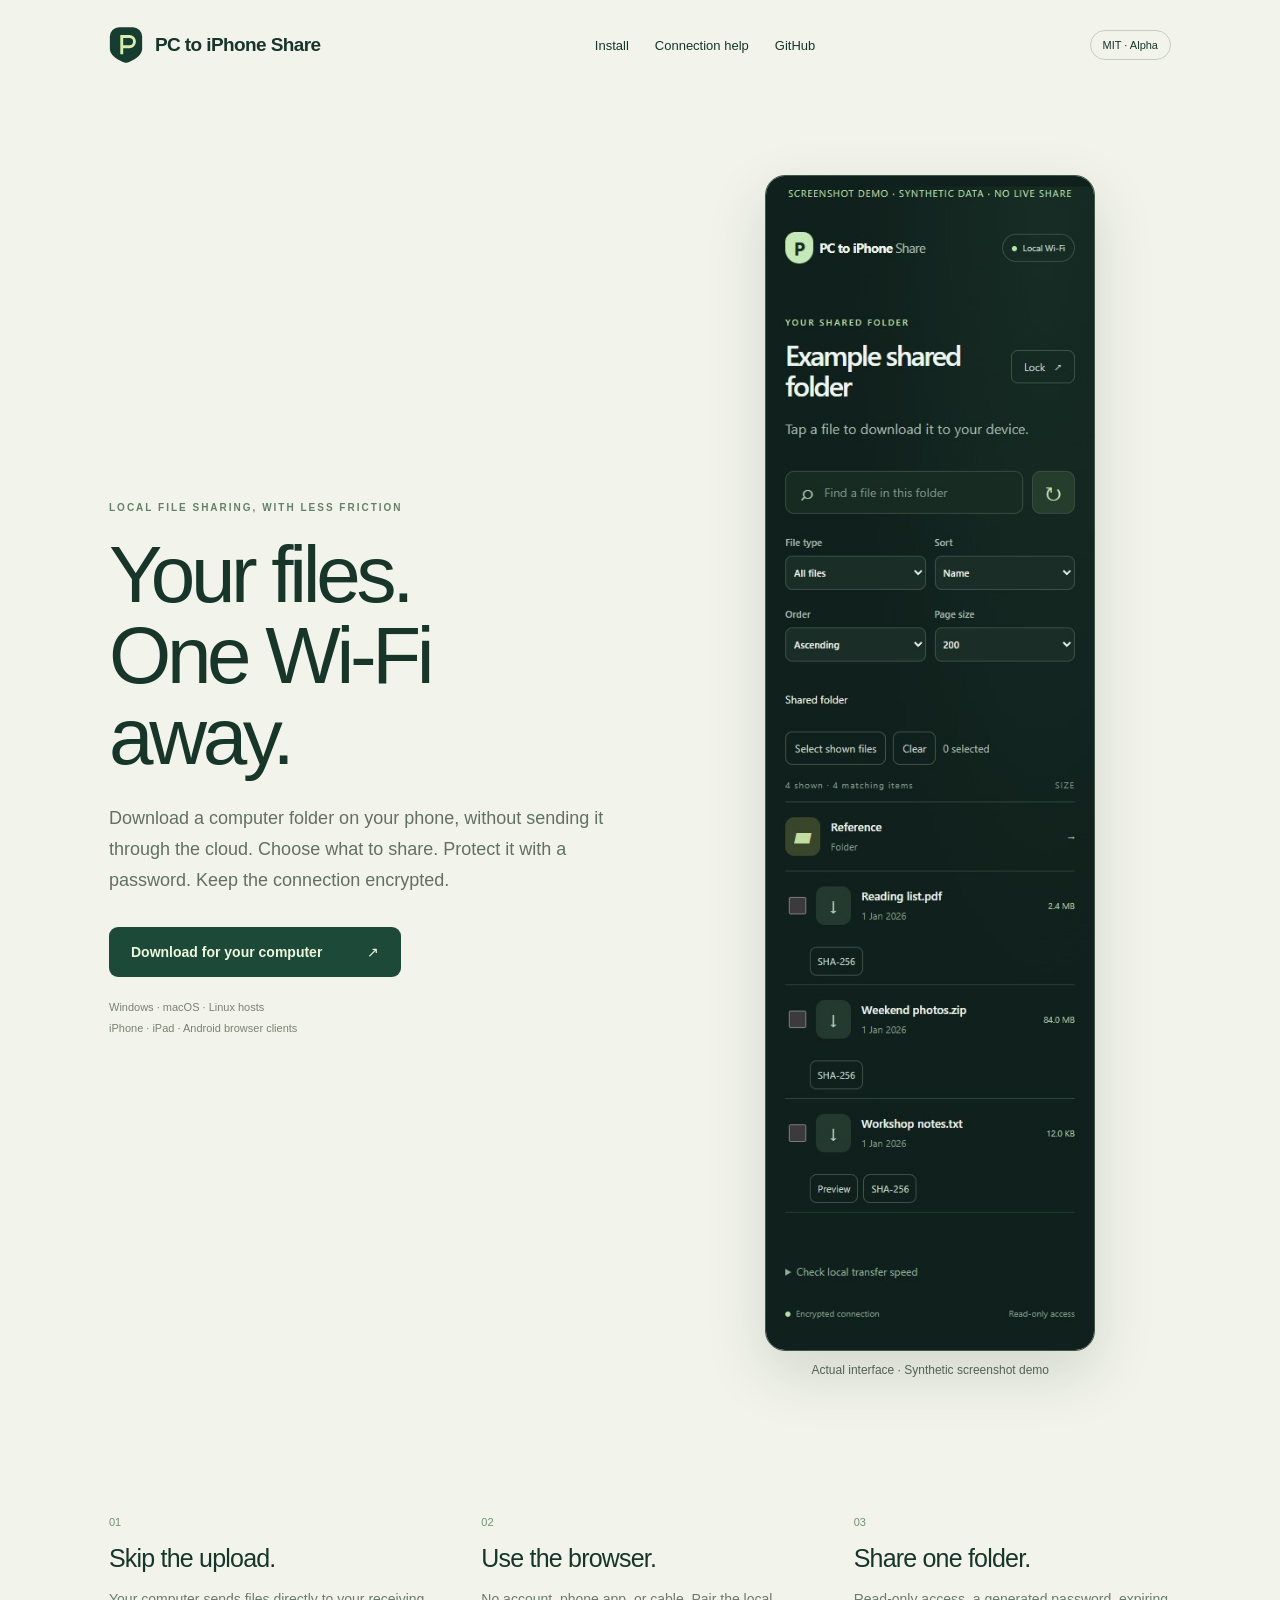
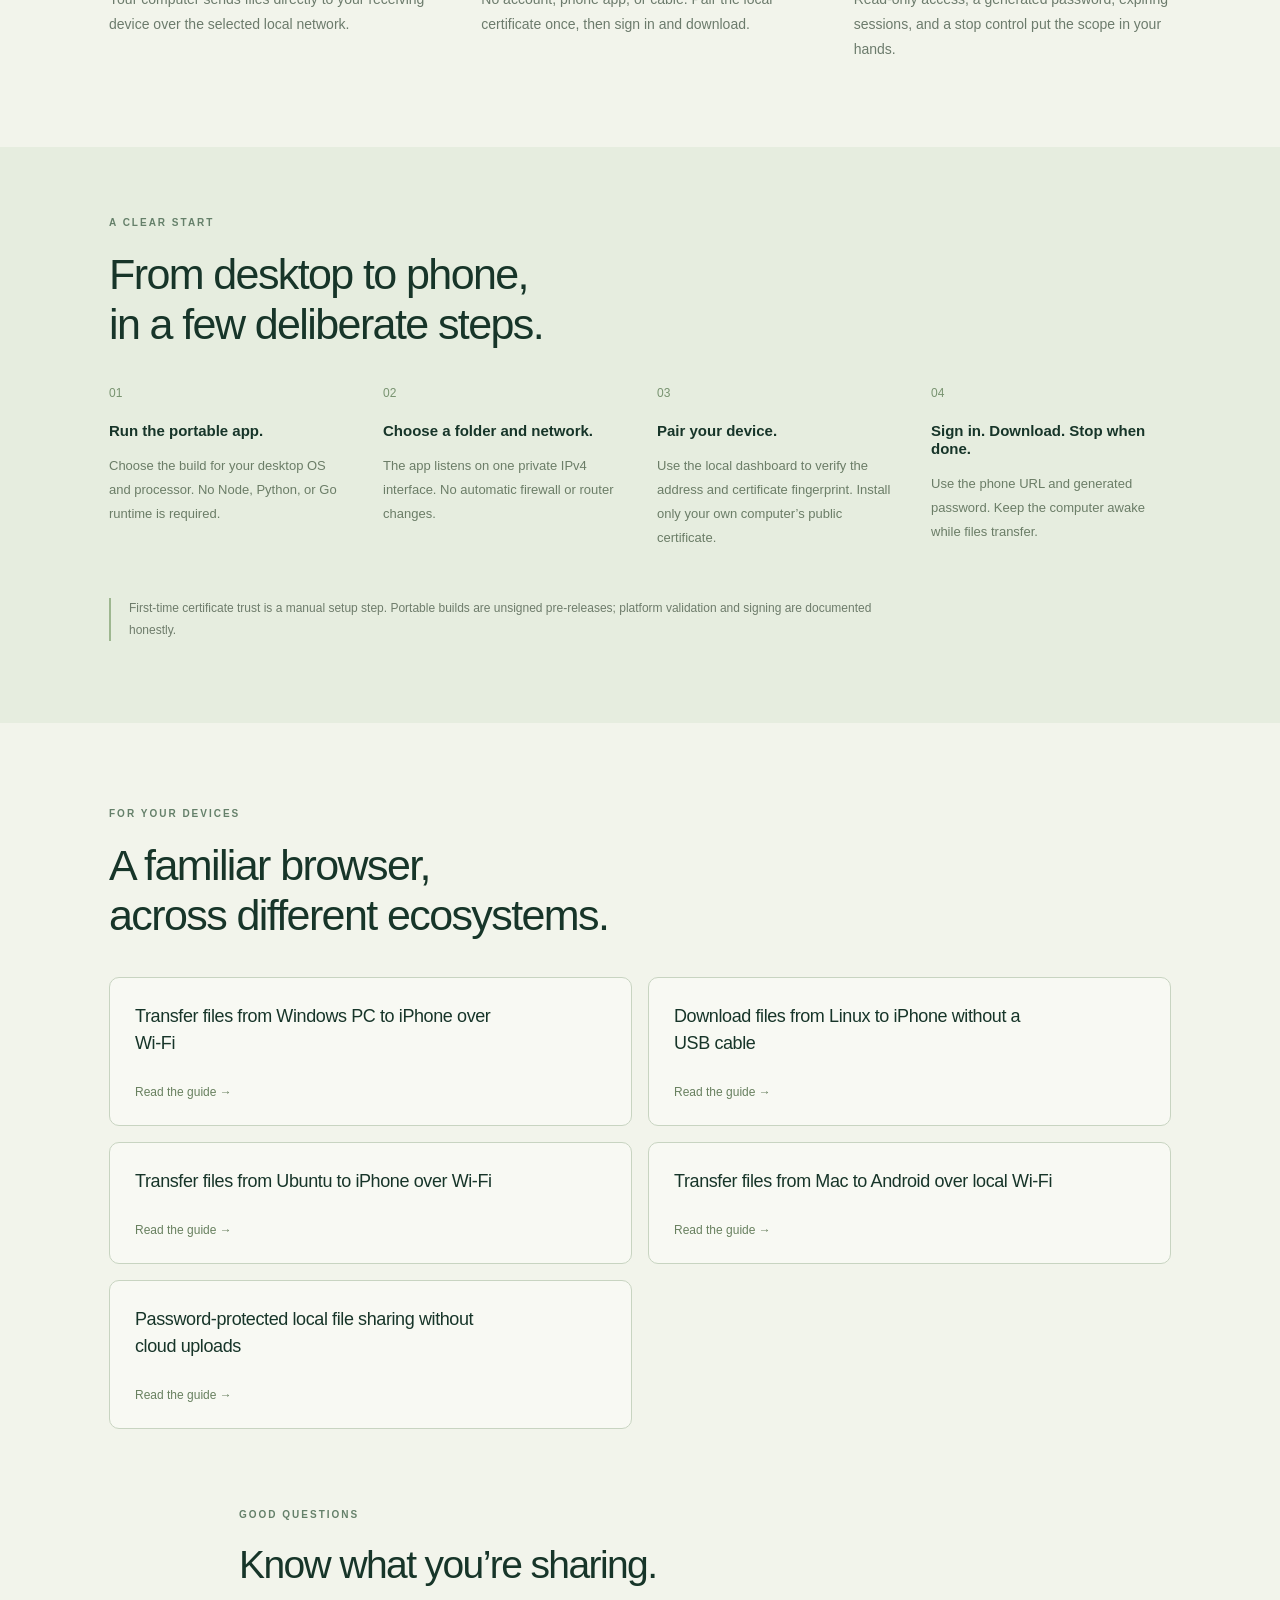
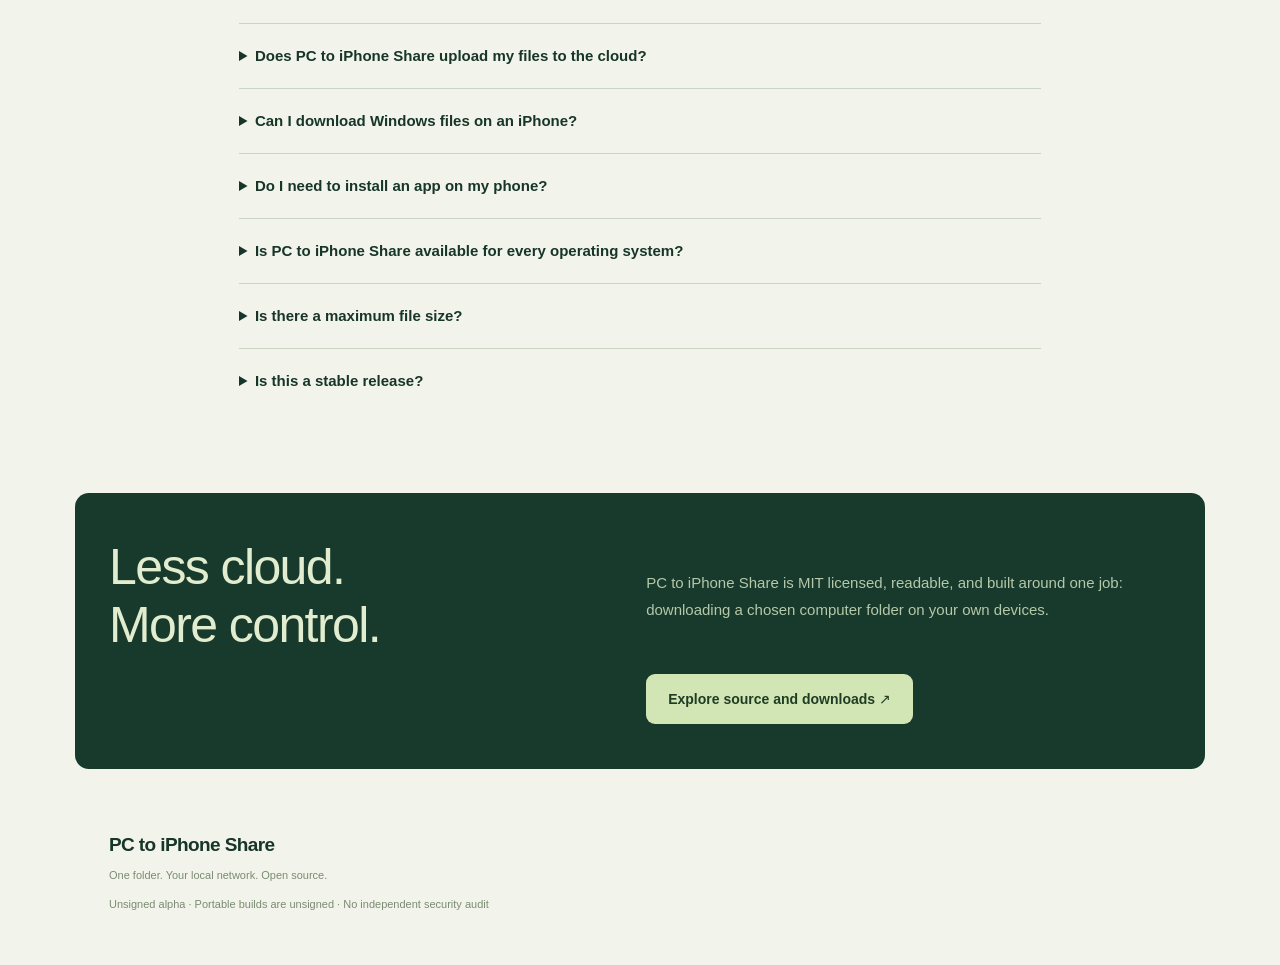
<file: site/index.html>
<!doctype html><html lang="en"><head><meta charset="utf-8"><meta name="viewport" content="width=device-width, initial-scale=1"><title>PC to iPhone Share | Secure Wi-Fi File Transfer to Your Phone</title><meta name="description" content="Download files from Windows, Mac, or Linux to iPhone and Android over local Wi-Fi. Password-protected HTTPS. No cloud uploads, cables, or phone app."><meta name="theme-color" content="#edf2e7"><meta property="og:type" content="website"><meta property="og:title" content="PC to iPhone Share | Secure Wi-Fi File Transfer to Your Phone"><meta property="og:description" content="Download files from Windows, Mac, or Linux to iPhone and Android over local Wi-Fi. Password-protected HTTPS. No cloud uploads, cables, or phone app."><meta name="twitter:card" content="summary"><link rel="icon" href="mark.svg" type="image/svg+xml"><link rel="stylesheet" href="style.css"></head><body><header class="wrap nav"><a class="brand" href="index.html"><img src="mark.svg" width="34" height="38" alt=""><span>PC to iPhone Share</span></a><nav><a href="install.html">Install</a><a href="troubleshooting.html">Connection help</a><a href="https://github.com/dibyapp/pc-to-iphone-share">GitHub</a></nav><span class="pill">MIT · Alpha</span></header><main><section class="wrap hero"><div class="hero-copy"><p class="eyebrow">LOCAL FILE SHARING, WITH LESS FRICTION</p><h1>Your files.<br>One Wi-Fi away.</h1><p class="lede">Download a computer folder on your phone, without sending it through the cloud. Choose what to share. Protect it with a password. Keep the connection encrypted.</p><a class="button" href="install.html">Download for your computer <span>↗</span></a><p class="micro">Windows · macOS · Linux hosts<br>iPhone · iPad · Android browser clients</p></div><figure class="actual-screenshot"><img src="assets/folder-phone.jpg" width="375" height="912" alt="PC to iPhone Share phone-width file browser with synthetic example files"><figcaption>Actual interface · Synthetic screenshot demo</figcaption></figure></section>
<section class="wrap value-grid"><article><span class="number">01</span><h2>Skip the upload.</h2><p>Your computer sends files directly to your receiving device over the selected local network.</p></article><article><span class="number">02</span><h2>Use the browser.</h2><p>No account, phone app, or cable. Pair the local certificate once, then sign in and download.</p></article><article><span class="number">03</span><h2>Share one folder.</h2><p>Read-only access, a generated password, expiring sessions, and a stop control put the scope in your hands.</p></article></section>
<section class="band" id="how"><div class="wrap"><p class="eyebrow">A CLEAR START</p><h2>From desktop to phone,<br>in a few deliberate steps.</h2><ol class="steps"><li><strong>Run the portable app.</strong><p>Choose the build for your desktop OS and processor. No Node, Python, or Go runtime is required.</p></li><li><strong>Choose a folder and network.</strong><p>The app listens on one private IPv4 interface. No automatic firewall or router changes.</p></li><li><strong>Pair your device.</strong><p>Use the local dashboard to verify the address and certificate fingerprint. Install only your own computer’s public certificate.</p></li><li><strong>Sign in. Download. Stop when done.</strong><p>Use the phone URL and generated password. Keep the computer awake while files transfer.</p></li></ol><p class="note">First-time certificate trust is a manual setup step. Portable builds are unsigned pre-releases; platform validation and signing are documented honestly.</p></div></section>
<section class="wrap guides"><p class="eyebrow">FOR YOUR DEVICES</p><h2>A familiar browser,<br>across different ecosystems.</h2><div class="guide-grid"><a class="guide" href="guides/windows-to-iphone.html"><h3>Transfer files from Windows PC to iPhone over Wi-Fi</h3><span>Read the guide →</span></a><a class="guide" href="guides/linux-to-iphone.html"><h3>Download files from Linux to iPhone without a USB cable</h3><span>Read the guide →</span></a><a class="guide" href="guides/ubuntu-to-iphone.html"><h3>Transfer files from Ubuntu to iPhone over Wi-Fi</h3><span>Read the guide →</span></a><a class="guide" href="guides/mac-to-android.html"><h3>Transfer files from Mac to Android over local Wi-Fi</h3><span>Read the guide →</span></a><a class="guide" href="guides/private-local-sharing.html"><h3>Password-protected local file sharing without cloud uploads</h3><span>Read the guide →</span></a></div></section><section class="wrap faq" id="faq"><p class="eyebrow">GOOD QUESTIONS</p><h2>Know what you’re sharing.</h2><details><summary>Does PC to iPhone Share upload my files to the cloud?</summary><p>No. File downloads travel directly from your computer to your receiving device over the selected local network. The app includes no cloud relay or file-upload service.</p></details><details><summary>Can I download Windows files on an iPhone?</summary><p>Yes. Run the Windows host, choose a folder, pair Safari with its local certificate, and sign in using the generated password.</p></details><details><summary>Do I need to install an app on my phone?</summary><p>No. The receiving device uses its browser. A one-time local certificate pairing step is required to verify HTTPS.</p></details><details><summary>Is PC to iPhone Share available for every operating system?</summary><p>Portable host builds target Windows, macOS, and Linux on x86-64 and ARM64. Ubuntu, Debian, Fedora, Linux Mint, Arch, openSUSE, and Alpine use the matching Linux build. iPhone, iPad, and Android devices are browser clients. Other operating systems and 32-bit hosts are not in the binary support matrix.</p></details><details><summary>Is there a maximum file size?</summary><p>The app imposes no file-size cap. Available device storage, filesystem limits, browser behavior, and network conditions still matter. Downloads stream and support HTTP byte ranges.</p></details><details><summary>Is this a stable release?</summary><p>The first release is an unsigned alpha. Source and six portable builds are available from the official GitHub repository. Native validation, physical device checks, and signing status are documented openly.</p></details></section><section class="wrap final-card"><h2>Less cloud.<br>More control.</h2><p>PC to iPhone Share is MIT licensed, readable, and built around one job: downloading a chosen computer folder on your own devices.</p><a class="button" href="https://github.com/dibyapp/pc-to-iphone-share">Explore source and downloads ↗</a></section></main><script type="application/ld+json">{"@context": "https://schema.org", "@type": "SoftwareApplication", "name": "PC to iPhone Share", "applicationCategory": "UtilitiesApplication", "operatingSystem": "Windows 10+; macOS 12+; Linux", "softwareVersion": "0.2.0-alpha.1", "url": "https://github.com/dibyapp/pc-to-iphone-share", "downloadUrl": "https://github.com/dibyapp/pc-to-iphone-share/releases/tag/v0.2.0-alpha.1", "author": {"@type": "Person", "name": "dibyapp", "url": "https://github.com/dibyapp"}, "license": "https://opensource.org/license/mit", "description": "Password-protected local computer-to-phone file downloads over HTTPS. No cloud uploads, accounts, or mobile app required."}</script><script type="application/ld+json">{"@context": "https://schema.org", "@type": "FAQPage", "mainEntity": [{"@type": "Question", "name": "Does PC to iPhone Share upload my files to the cloud?", "acceptedAnswer": {"@type": "Answer", "text": "No. File downloads travel directly from your computer to your receiving device over the selected local network. The app includes no cloud relay or file-upload service."}}, {"@type": "Question", "name": "Can I download Windows files on an iPhone?", "acceptedAnswer": {"@type": "Answer", "text": "Yes. Run the Windows host, choose a folder, pair Safari with its local certificate, and sign in using the generated password."}}, {"@type": "Question", "name": "Do I need to install an app on my phone?", "acceptedAnswer": {"@type": "Answer", "text": "No. The receiving device uses its browser. A one-time local certificate pairing step is required to verify HTTPS."}}, {"@type": "Question", "name": "Is PC to iPhone Share available for every operating system?", "acceptedAnswer": {"@type": "Answer", "text": "Portable host builds target Windows, macOS, and Linux on x86-64 and ARM64. Ubuntu, Debian, Fedora, Linux Mint, Arch, openSUSE, and Alpine use the matching Linux build. iPhone, iPad, and Android devices are browser clients. Other operating systems and 32-bit hosts are not in the binary support matrix."}}, {"@type": "Question", "name": "Is there a maximum file size?", "acceptedAnswer": {"@type": "Answer", "text": "The app imposes no file-size cap. Available device storage, filesystem limits, browser behavior, and network conditions still matter. Downloads stream and support HTTP byte ranges."}}, {"@type": "Question", "name": "Is this a stable release?", "acceptedAnswer": {"@type": "Answer", "text": "The first release is an unsigned alpha. Source and six portable builds are available from the official GitHub repository. Native validation, physical device checks, and signing status are documented openly."}}]}</script><footer class="wrap"><a class="brand" href="index.html">PC to iPhone Share</a><p>One folder. Your local network. Open source.</p><p>Unsigned alpha · Portable builds are unsigned · No independent security audit</p></footer></body></html>
</file>
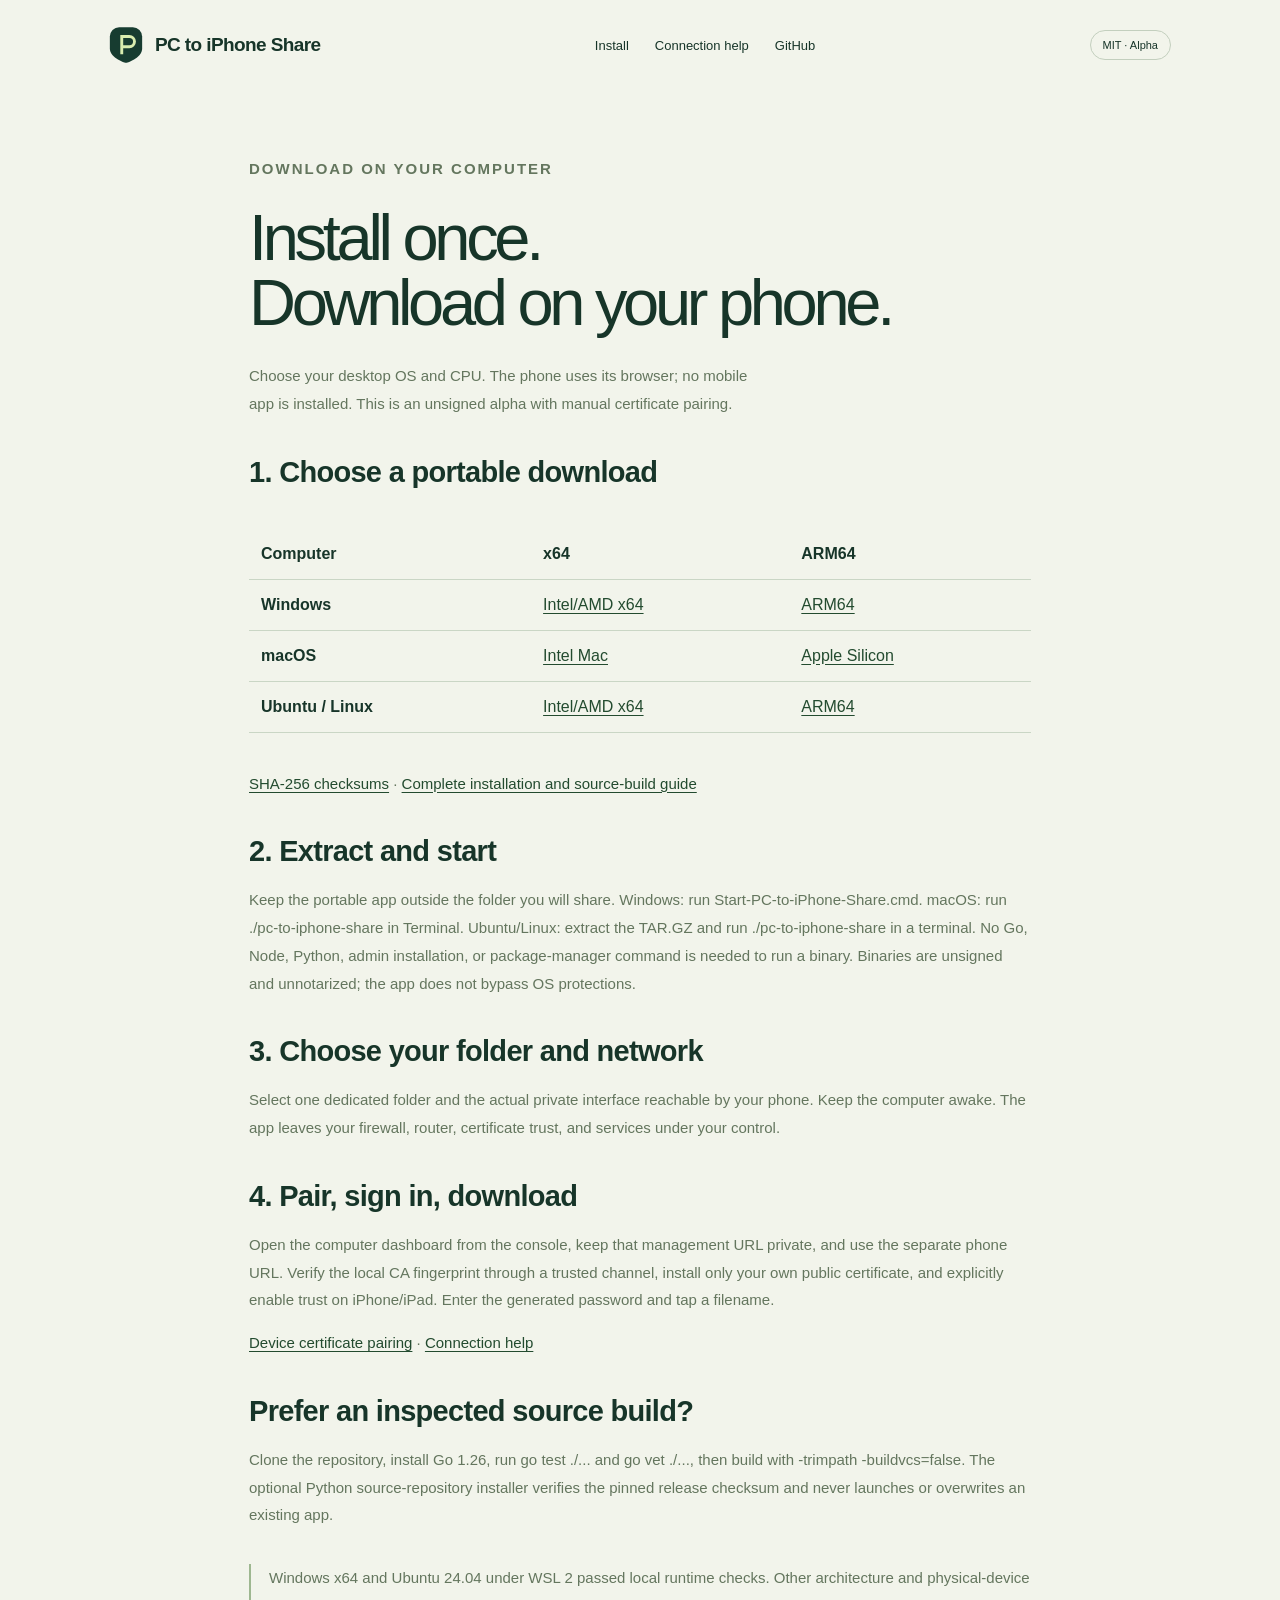
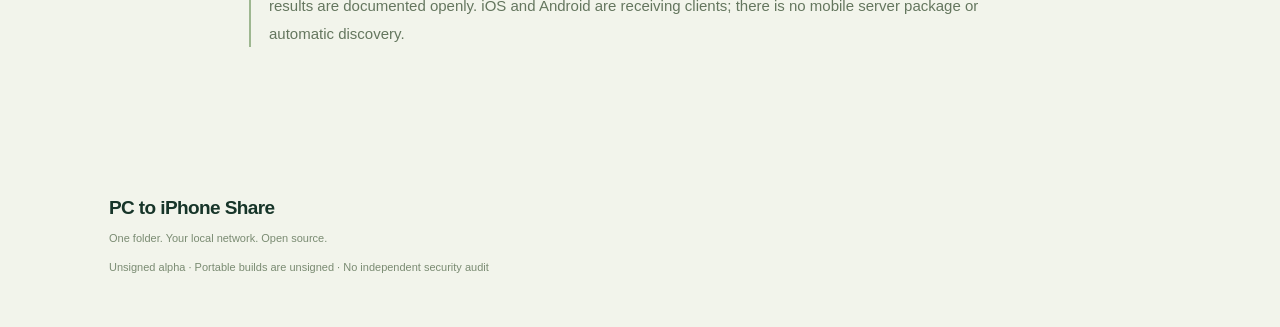
<file: site/install.html>
<!doctype html><html lang="en"><head><meta charset="utf-8"><meta name="viewport" content="width=device-width, initial-scale=1"><title>Install PC to iPhone Share on Windows, macOS and Ubuntu</title><meta name="description" content="Choose a portable PC to iPhone Share download for Windows, Mac or Ubuntu/Linux. Check SHA-256, extract, pair your phone, and download files over local HTTPS."><meta name="theme-color" content="#edf2e7"><meta property="og:type" content="website"><meta property="og:title" content="Install PC to iPhone Share on Windows, macOS and Ubuntu"><meta property="og:description" content="Choose a portable PC to iPhone Share download for Windows, Mac or Ubuntu/Linux. Check SHA-256, extract, pair your phone, and download files over local HTTPS."><meta name="twitter:card" content="summary"><link rel="icon" href="mark.svg" type="image/svg+xml"><link rel="stylesheet" href="style.css"></head><body><header class="wrap nav"><a class="brand" href="index.html"><img src="mark.svg" width="34" height="38" alt=""><span>PC to iPhone Share</span></a><nav><a href="install.html">Install</a><a href="troubleshooting.html">Connection help</a><a href="https://github.com/dibyapp/pc-to-iphone-share">GitHub</a></nav><span class="pill">MIT · Alpha</span></header><main class="wrap article"><p class="eyebrow">DOWNLOAD ON YOUR COMPUTER</p><h1>Install once.<br>Download on your phone.</h1><p class="lede">Choose your desktop OS and CPU. The phone uses its browser; no mobile app is installed. This is an unsigned alpha with manual certificate pairing.</p><h2>1. Choose a portable download</h2><div class="table-scroll"><table><thead><tr><th>Computer</th><th>x64</th><th>ARM64</th></tr></thead><tbody><tr><th>Windows</th><td><a href="https://github.com/dibyapp/pc-to-iphone-share/releases/download/v0.2.0-alpha.1/pc-to-iphone-share-0.2.0-alpha.1-windows-amd64.zip">Intel/AMD x64</a></td><td><a href="https://github.com/dibyapp/pc-to-iphone-share/releases/download/v0.2.0-alpha.1/pc-to-iphone-share-0.2.0-alpha.1-windows-arm64.zip">ARM64</a></td></tr><tr><th>macOS</th><td><a href="https://github.com/dibyapp/pc-to-iphone-share/releases/download/v0.2.0-alpha.1/pc-to-iphone-share-0.2.0-alpha.1-macos-amd64.zip">Intel Mac</a></td><td><a href="https://github.com/dibyapp/pc-to-iphone-share/releases/download/v0.2.0-alpha.1/pc-to-iphone-share-0.2.0-alpha.1-macos-arm64.zip">Apple Silicon</a></td></tr><tr><th>Ubuntu / Linux</th><td><a href="https://github.com/dibyapp/pc-to-iphone-share/releases/download/v0.2.0-alpha.1/pc-to-iphone-share-0.2.0-alpha.1-linux-amd64.tar.gz">Intel/AMD x64</a></td><td><a href="https://github.com/dibyapp/pc-to-iphone-share/releases/download/v0.2.0-alpha.1/pc-to-iphone-share-0.2.0-alpha.1-linux-arm64.tar.gz">ARM64</a></td></tr></tbody></table></div><p><a href="https://github.com/dibyapp/pc-to-iphone-share/releases/download/v0.2.0-alpha.1/SHA256SUMS">SHA-256 checksums</a> · <a href="https://github.com/dibyapp/pc-to-iphone-share/blob/main/docs/INSTALL.md">Complete installation and source-build guide</a></p><h2>2. Extract and start</h2><p>Keep the portable app outside the folder you will share. Windows: run Start-PC-to-iPhone-Share.cmd. macOS: run ./pc-to-iphone-share in Terminal. Ubuntu/Linux: extract the TAR.GZ and run ./pc-to-iphone-share in a terminal. No Go, Node, Python, admin installation, or package-manager command is needed to run a binary. Binaries are unsigned and unnotarized; the app does not bypass OS protections.</p><h2>3. Choose your folder and network</h2><p>Select one dedicated folder and the actual private interface reachable by your phone. Keep the computer awake. The app leaves your firewall, router, certificate trust, and services under your control.</p><h2>4. Pair, sign in, download</h2><p>Open the computer dashboard from the console, keep that management URL private, and use the separate phone URL. Verify the local CA fingerprint through a trusted channel, install only your own public certificate, and explicitly enable trust on iPhone/iPad. Enter the generated password and tap a filename.</p><p><a href="https://github.com/dibyapp/pc-to-iphone-share/blob/main/docs/CERTIFICATES.md">Device certificate pairing</a> · <a href="troubleshooting.html">Connection help</a></p><h2>Prefer an inspected source build?</h2><p>Clone the repository, install Go 1.26, run go test ./... and go vet ./..., then build with -trimpath -buildvcs=false. The optional Python source-repository installer verifies the pinned release checksum and never launches or overwrites an existing app.</p><p class="note">Windows x64 and Ubuntu 24.04 under WSL 2 passed local runtime checks. Other architecture and physical-device results are documented openly. iOS and Android are receiving clients; there is no mobile server package or automatic discovery.</p></main><footer class="wrap"><a class="brand" href="index.html">PC to iPhone Share</a><p>One folder. Your local network. Open source.</p><p>Unsigned alpha · Portable builds are unsigned · No independent security audit</p></footer></body></html>
</file>
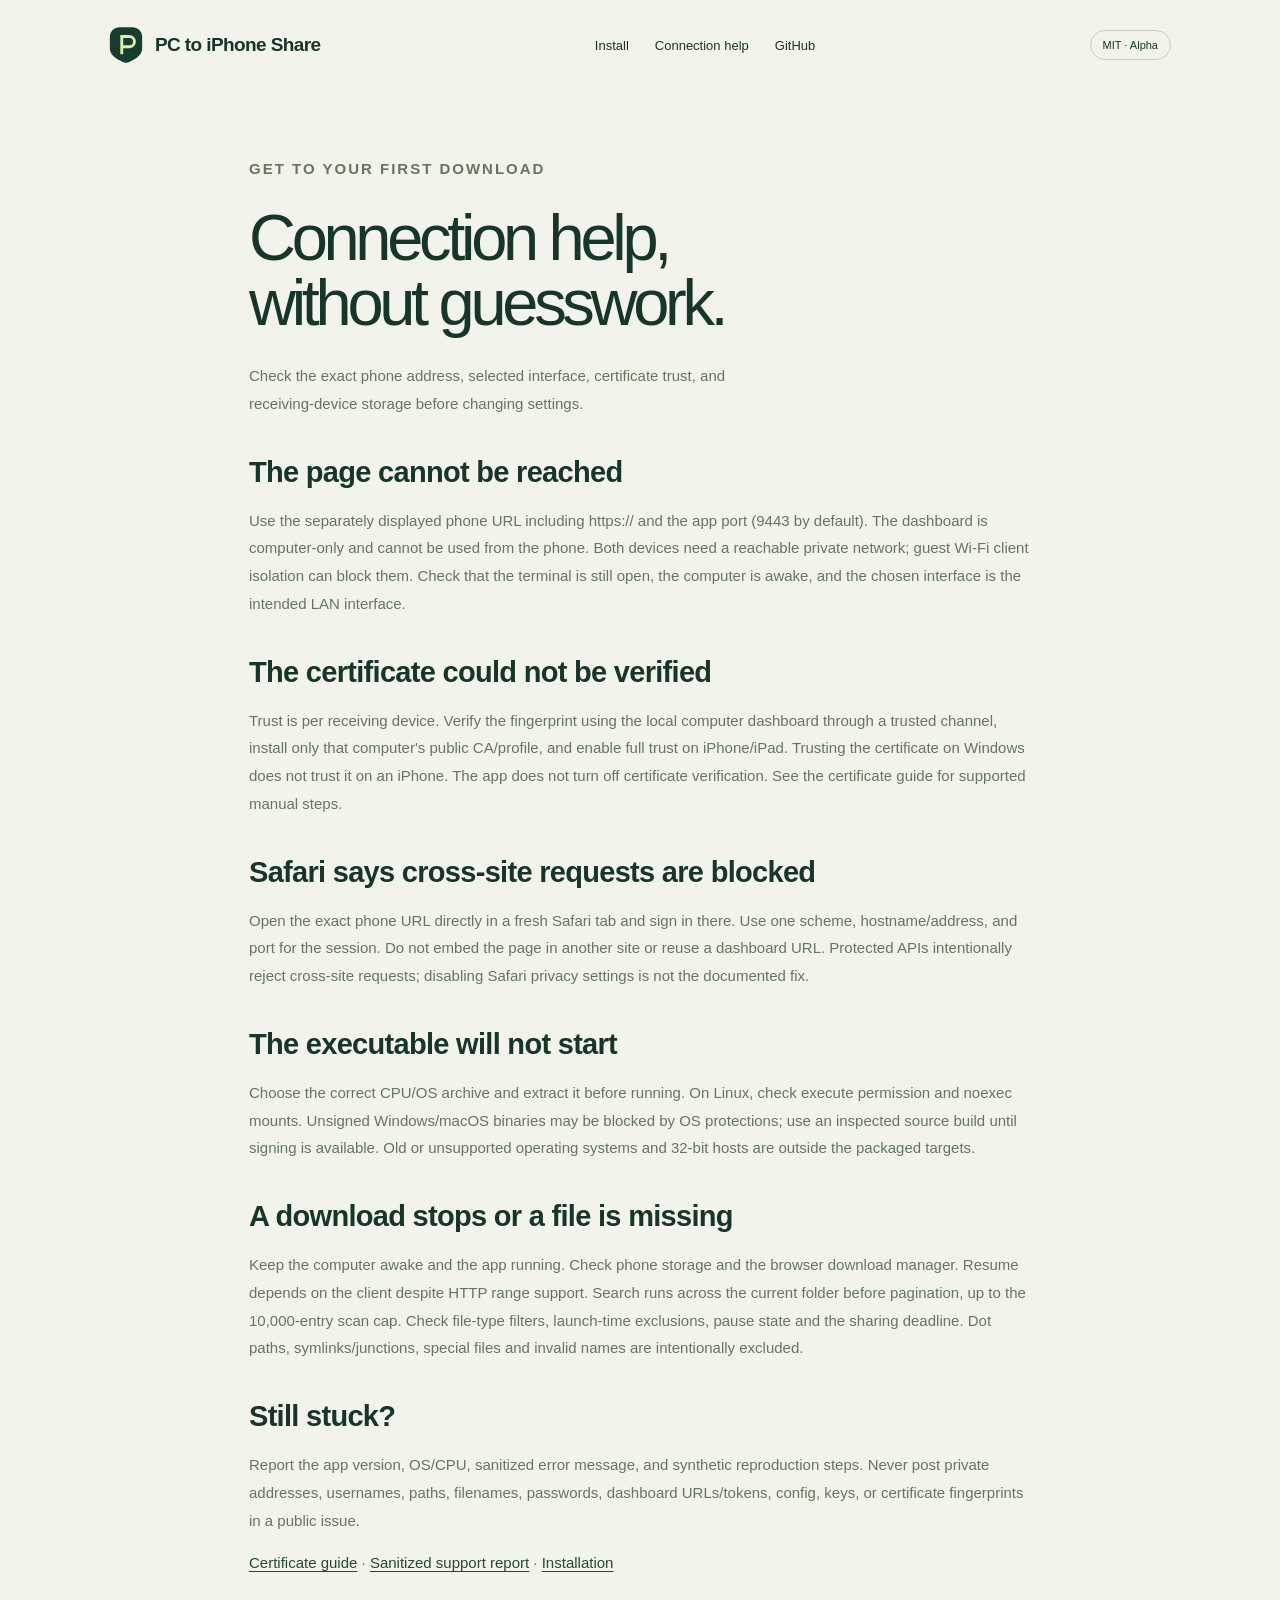
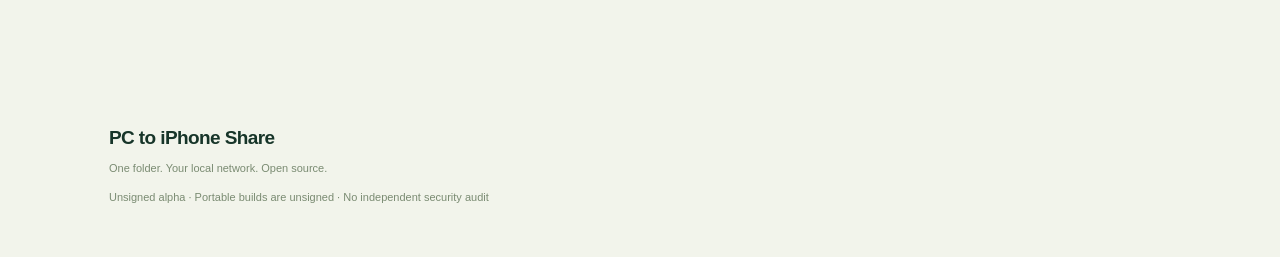
<file: site/troubleshooting.html>
<!doctype html><html lang="en"><head><meta charset="utf-8"><meta name="viewport" content="width=device-width, initial-scale=1"><title>PC to iPhone Share connection, certificate and Safari help</title><meta name="description" content="Fix local file-sharing setup: unreachable phone URLs, certificate trust, Safari cross-site errors, Linux permissions and interrupted downloads. Safe checks first."><meta name="theme-color" content="#edf2e7"><meta property="og:type" content="website"><meta property="og:title" content="PC to iPhone Share connection, certificate and Safari help"><meta property="og:description" content="Fix local file-sharing setup: unreachable phone URLs, certificate trust, Safari cross-site errors, Linux permissions and interrupted downloads. Safe checks first."><meta name="twitter:card" content="summary"><link rel="icon" href="mark.svg" type="image/svg+xml"><link rel="stylesheet" href="style.css"></head><body><header class="wrap nav"><a class="brand" href="index.html"><img src="mark.svg" width="34" height="38" alt=""><span>PC to iPhone Share</span></a><nav><a href="install.html">Install</a><a href="troubleshooting.html">Connection help</a><a href="https://github.com/dibyapp/pc-to-iphone-share">GitHub</a></nav><span class="pill">MIT · Alpha</span></header><main class="wrap article"><p class="eyebrow">GET TO YOUR FIRST DOWNLOAD</p><h1>Connection help,<br>without guesswork.</h1><p class="lede">Check the exact phone address, selected interface, certificate trust, and receiving-device storage before changing settings.</p><h2>The page cannot be reached</h2><p>Use the separately displayed phone URL including https:// and the app port (9443 by default). The dashboard is computer-only and cannot be used from the phone. Both devices need a reachable private network; guest Wi-Fi client isolation can block them. Check that the terminal is still open, the computer is awake, and the chosen interface is the intended LAN interface.</p><h2>The certificate could not be verified</h2><p>Trust is per receiving device. Verify the fingerprint using the local computer dashboard through a trusted channel, install only that computer&#x27;s public CA/profile, and enable full trust on iPhone/iPad. Trusting the certificate on Windows does not trust it on an iPhone. The app does not turn off certificate verification. See the certificate guide for supported manual steps.</p><h2>Safari says cross-site requests are blocked</h2><p>Open the exact phone URL directly in a fresh Safari tab and sign in there. Use one scheme, hostname/address, and port for the session. Do not embed the page in another site or reuse a dashboard URL. Protected APIs intentionally reject cross-site requests; disabling Safari privacy settings is not the documented fix.</p><h2>The executable will not start</h2><p>Choose the correct CPU/OS archive and extract it before running. On Linux, check execute permission and noexec mounts. Unsigned Windows/macOS binaries may be blocked by OS protections; use an inspected source build until signing is available. Old or unsupported operating systems and 32-bit hosts are outside the packaged targets.</p><h2>A download stops or a file is missing</h2><p>Keep the computer awake and the app running. Check phone storage and the browser download manager. Resume depends on the client despite HTTP range support. Search runs across the current folder before pagination, up to the 10,000-entry scan cap. Check file-type filters, launch-time exclusions, pause state and the sharing deadline. Dot paths, symlinks/junctions, special files and invalid names are intentionally excluded.</p><h2>Still stuck?</h2><p>Report the app version, OS/CPU, sanitized error message, and synthetic reproduction steps. Never post private addresses, usernames, paths, filenames, passwords, dashboard URLs/tokens, config, keys, or certificate fingerprints in a public issue.</p><p><a href="https://github.com/dibyapp/pc-to-iphone-share/blob/main/docs/CERTIFICATES.md">Certificate guide</a> · <a href="https://github.com/dibyapp/pc-to-iphone-share/issues/new/choose">Sanitized support report</a> · <a href="install.html">Installation</a></p></main><footer class="wrap"><a class="brand" href="index.html">PC to iPhone Share</a><p>One folder. Your local network. Open source.</p><p>Unsigned alpha · Portable builds are unsigned · No independent security audit</p></footer></body></html>
</file>
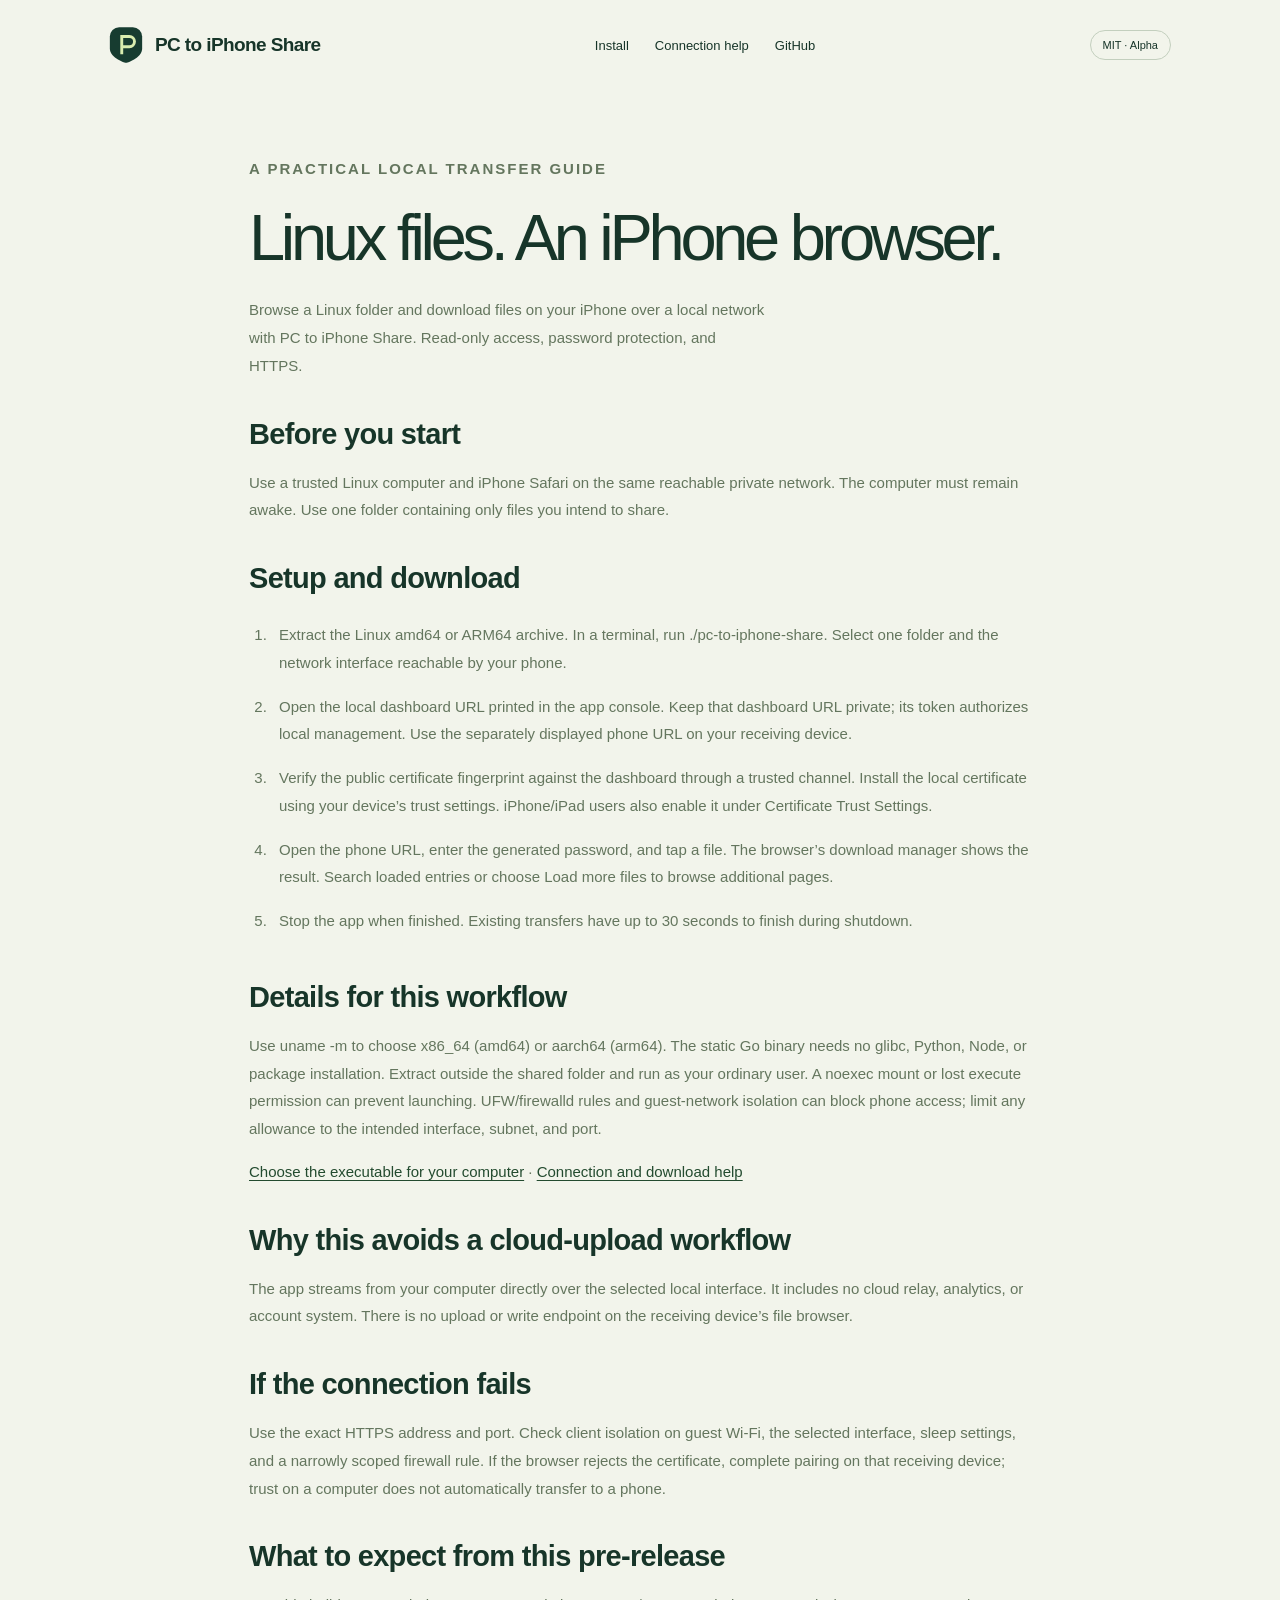
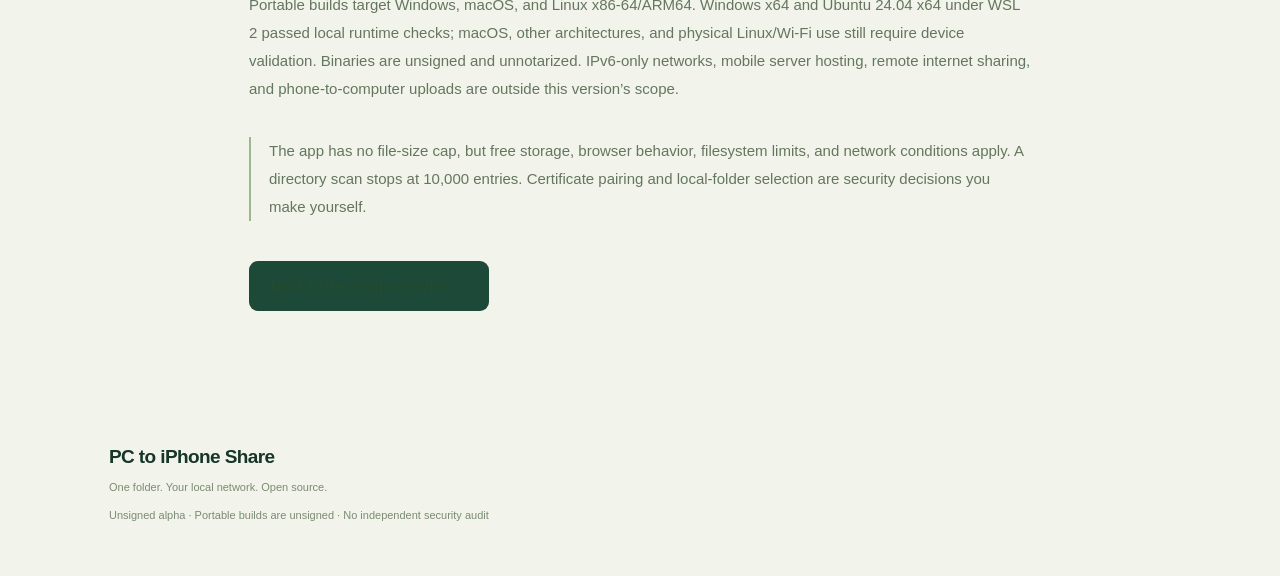
<file: site/guides/linux-to-iphone.html>
<!doctype html><html lang="en"><head><meta charset="utf-8"><meta name="viewport" content="width=device-width, initial-scale=1"><title>Download files from Linux to iPhone without a USB cable | PC to iPhone Share</title><meta name="description" content="Browse a Linux folder and download files on your iPhone over a local network with PC to iPhone Share. Read-only access, password protection, and HTTPS."><meta name="theme-color" content="#edf2e7"><meta property="og:type" content="website"><meta property="og:title" content="Download files from Linux to iPhone without a USB cable | PC to iPhone Share"><meta property="og:description" content="Browse a Linux folder and download files on your iPhone over a local network with PC to iPhone Share. Read-only access, password protection, and HTTPS."><meta name="twitter:card" content="summary"><link rel="icon" href="../mark.svg" type="image/svg+xml"><link rel="stylesheet" href="../style.css"></head><body><header class="wrap nav"><a class="brand" href="../index.html"><img src="../mark.svg" width="34" height="38" alt=""><span>PC to iPhone Share</span></a><nav><a href="../install.html">Install</a><a href="../troubleshooting.html">Connection help</a><a href="https://github.com/dibyapp/pc-to-iphone-share">GitHub</a></nav><span class="pill">MIT · Alpha</span></header><main class="wrap article"><p class="eyebrow">A PRACTICAL LOCAL TRANSFER GUIDE</p><h1>Linux files. An iPhone browser.</h1><p class="lede">Browse a Linux folder and download files on your iPhone over a local network with PC to iPhone Share. Read-only access, password protection, and HTTPS.</p><h2>Before you start</h2><p>Use a trusted Linux computer and iPhone Safari on the same reachable private network. The computer must remain awake. Use one folder containing only files you intend to share.</p><h2>Setup and download</h2><ol class="article-steps"><li>Extract the Linux amd64 or ARM64 archive. In a terminal, run ./pc-to-iphone-share. Select one folder and the network interface reachable by your phone.</li><li>Open the local dashboard URL printed in the app console. Keep that dashboard URL private; its token authorizes local management. Use the separately displayed phone URL on your receiving device.</li><li>Verify the public certificate fingerprint against the dashboard through a trusted channel. Install the local certificate using your device’s trust settings. iPhone/iPad users also enable it under Certificate Trust Settings.</li><li>Open the phone URL, enter the generated password, and tap a file. The browser’s download manager shows the result. Search loaded entries or choose Load more files to browse additional pages.</li><li>Stop the app when finished. Existing transfers have up to 30 seconds to finish during shutdown.</li></ol><h2>Details for this workflow</h2><p>Use uname -m to choose x86_64 (amd64) or aarch64 (arm64). The static Go binary needs no glibc, Python, Node, or package installation. Extract outside the shared folder and run as your ordinary user. A noexec mount or lost execute permission can prevent launching. UFW/firewalld rules and guest-network isolation can block phone access; limit any allowance to the intended interface, subnet, and port.</p><p><a href="../install.html">Choose the executable for your computer</a> · <a href="../troubleshooting.html">Connection and download help</a></p><h2>Why this avoids a cloud-upload workflow</h2><p>The app streams from your computer directly over the selected local interface. It includes no cloud relay, analytics, or account system. There is no upload or write endpoint on the receiving device’s file browser.</p><h2>If the connection fails</h2><p>Use the exact HTTPS address and port. Check client isolation on guest Wi-Fi, the selected interface, sleep settings, and a narrowly scoped firewall rule. If the browser rejects the certificate, complete pairing on that receiving device; trust on a computer does not automatically transfer to a phone.</p><h2>What to expect from this pre-release</h2><p>Portable builds target Windows, macOS, and Linux x86-64/ARM64. Windows x64 and Ubuntu 24.04 x64 under WSL 2 passed local runtime checks; macOS, other architectures, and physical Linux/Wi-Fi use still require device validation. Binaries are unsigned and unnotarized. IPv6-only networks, mobile server hosting, remote internet sharing, and phone-to-computer uploads are outside this version’s scope.</p><p class="note">The app has no file-size cap, but free storage, browser behavior, filesystem limits, and network conditions apply. A directory scan stops at 10,000 entries. Certificate pairing and local-folder selection are security decisions you make yourself.</p><a class="button" href="../index.html#how">Back to the setup overview ↗</a></main><footer class="wrap"><a class="brand" href="../index.html">PC to iPhone Share</a><p>One folder. Your local network. Open source.</p><p>Unsigned alpha · Portable builds are unsigned · No independent security audit</p></footer></body></html>
</file>
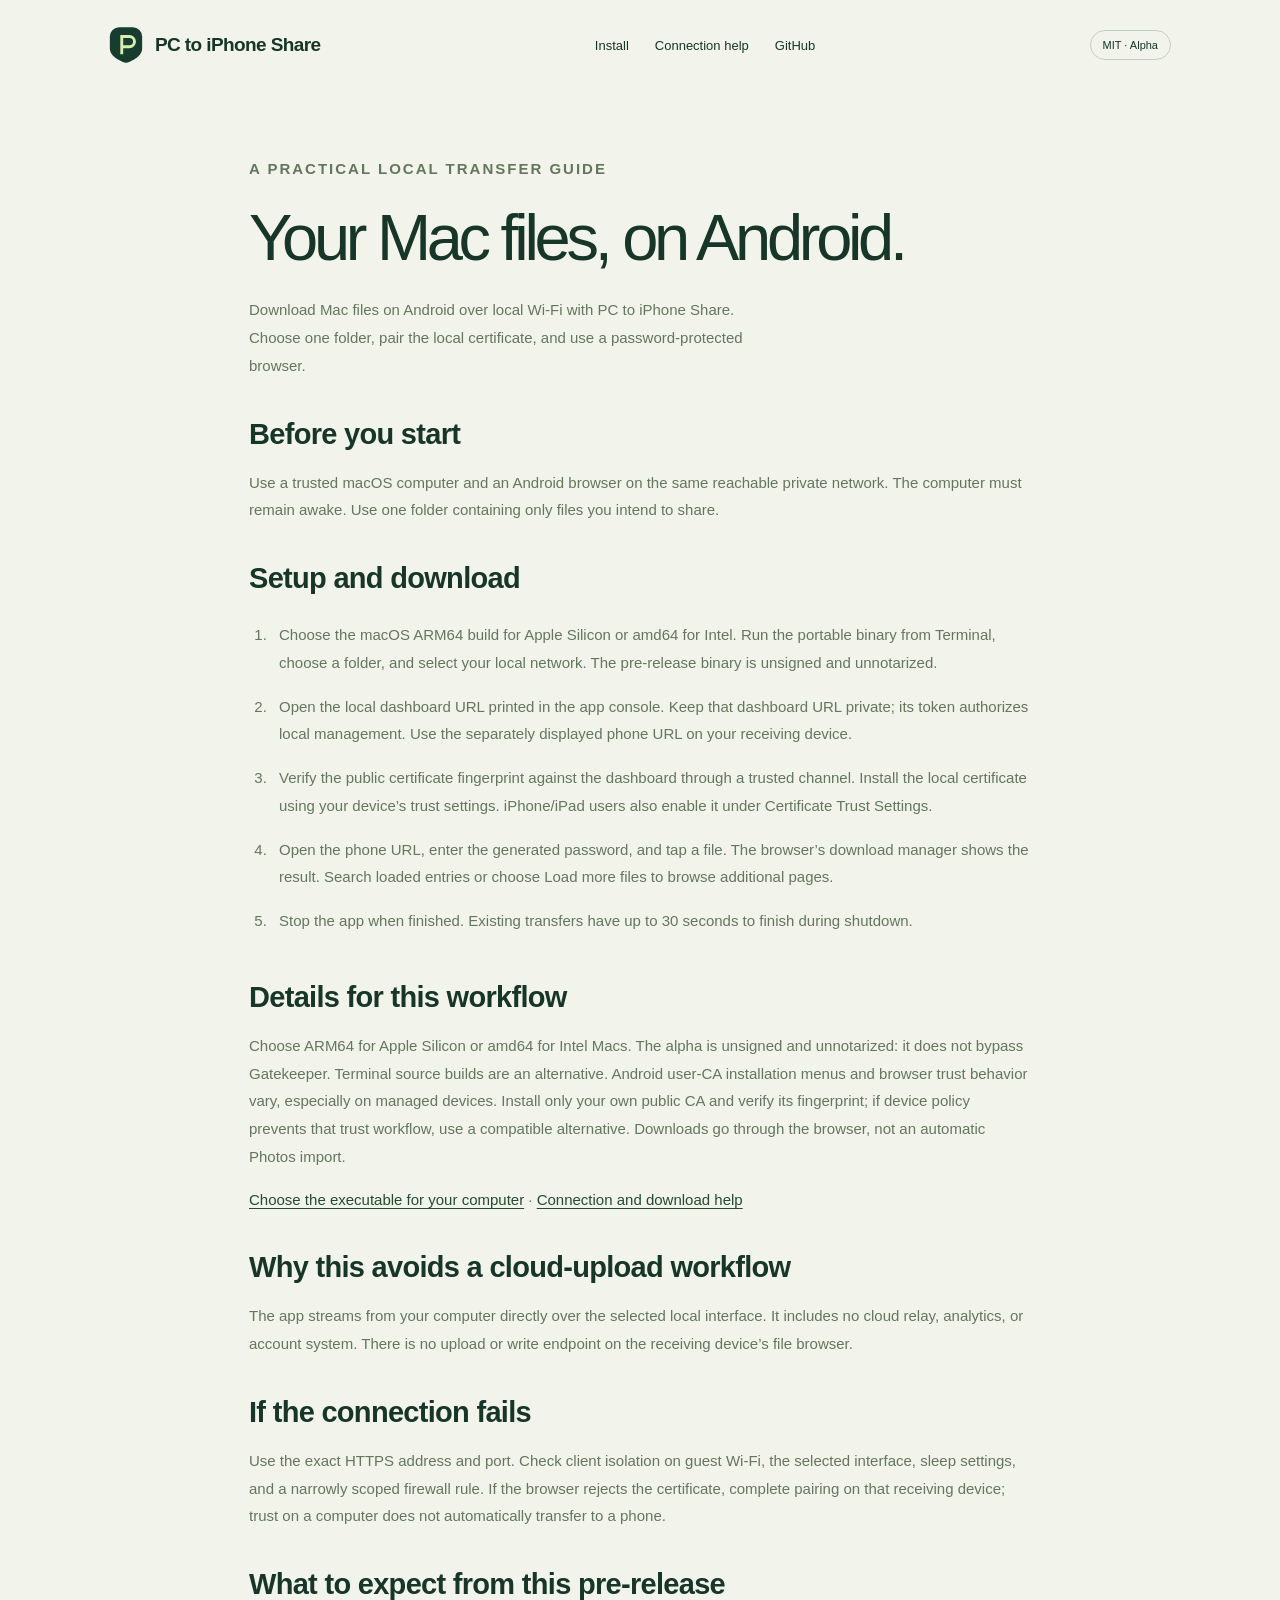
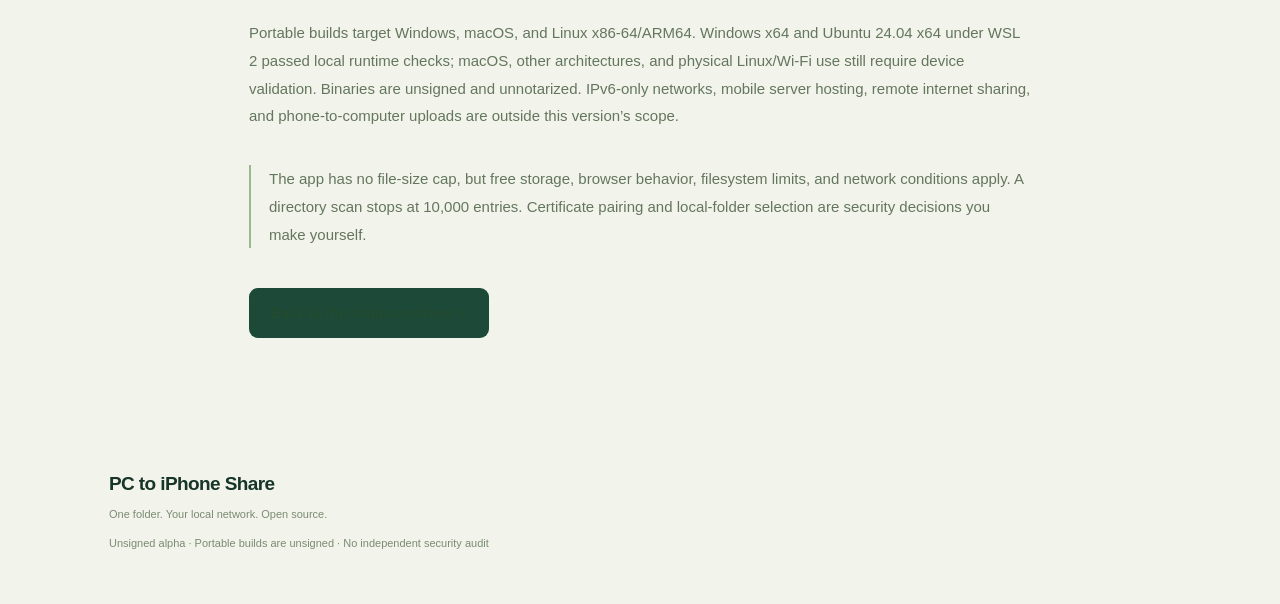
<file: site/guides/mac-to-android.html>
<!doctype html><html lang="en"><head><meta charset="utf-8"><meta name="viewport" content="width=device-width, initial-scale=1"><title>Transfer files from Mac to Android over local Wi-Fi | PC to iPhone Share</title><meta name="description" content="Download Mac files on Android over local Wi-Fi with PC to iPhone Share. Choose one folder, pair the local certificate, and use a password-protected browser."><meta name="theme-color" content="#edf2e7"><meta property="og:type" content="website"><meta property="og:title" content="Transfer files from Mac to Android over local Wi-Fi | PC to iPhone Share"><meta property="og:description" content="Download Mac files on Android over local Wi-Fi with PC to iPhone Share. Choose one folder, pair the local certificate, and use a password-protected browser."><meta name="twitter:card" content="summary"><link rel="icon" href="../mark.svg" type="image/svg+xml"><link rel="stylesheet" href="../style.css"></head><body><header class="wrap nav"><a class="brand" href="../index.html"><img src="../mark.svg" width="34" height="38" alt=""><span>PC to iPhone Share</span></a><nav><a href="../install.html">Install</a><a href="../troubleshooting.html">Connection help</a><a href="https://github.com/dibyapp/pc-to-iphone-share">GitHub</a></nav><span class="pill">MIT · Alpha</span></header><main class="wrap article"><p class="eyebrow">A PRACTICAL LOCAL TRANSFER GUIDE</p><h1>Your Mac files, on Android.</h1><p class="lede">Download Mac files on Android over local Wi-Fi with PC to iPhone Share. Choose one folder, pair the local certificate, and use a password-protected browser.</p><h2>Before you start</h2><p>Use a trusted macOS computer and an Android browser on the same reachable private network. The computer must remain awake. Use one folder containing only files you intend to share.</p><h2>Setup and download</h2><ol class="article-steps"><li>Choose the macOS ARM64 build for Apple Silicon or amd64 for Intel. Run the portable binary from Terminal, choose a folder, and select your local network. The pre-release binary is unsigned and unnotarized.</li><li>Open the local dashboard URL printed in the app console. Keep that dashboard URL private; its token authorizes local management. Use the separately displayed phone URL on your receiving device.</li><li>Verify the public certificate fingerprint against the dashboard through a trusted channel. Install the local certificate using your device’s trust settings. iPhone/iPad users also enable it under Certificate Trust Settings.</li><li>Open the phone URL, enter the generated password, and tap a file. The browser’s download manager shows the result. Search loaded entries or choose Load more files to browse additional pages.</li><li>Stop the app when finished. Existing transfers have up to 30 seconds to finish during shutdown.</li></ol><h2>Details for this workflow</h2><p>Choose ARM64 for Apple Silicon or amd64 for Intel Macs. The alpha is unsigned and unnotarized: it does not bypass Gatekeeper. Terminal source builds are an alternative. Android user-CA installation menus and browser trust behavior vary, especially on managed devices. Install only your own public CA and verify its fingerprint; if device policy prevents that trust workflow, use a compatible alternative. Downloads go through the browser, not an automatic Photos import.</p><p><a href="../install.html">Choose the executable for your computer</a> · <a href="../troubleshooting.html">Connection and download help</a></p><h2>Why this avoids a cloud-upload workflow</h2><p>The app streams from your computer directly over the selected local interface. It includes no cloud relay, analytics, or account system. There is no upload or write endpoint on the receiving device’s file browser.</p><h2>If the connection fails</h2><p>Use the exact HTTPS address and port. Check client isolation on guest Wi-Fi, the selected interface, sleep settings, and a narrowly scoped firewall rule. If the browser rejects the certificate, complete pairing on that receiving device; trust on a computer does not automatically transfer to a phone.</p><h2>What to expect from this pre-release</h2><p>Portable builds target Windows, macOS, and Linux x86-64/ARM64. Windows x64 and Ubuntu 24.04 x64 under WSL 2 passed local runtime checks; macOS, other architectures, and physical Linux/Wi-Fi use still require device validation. Binaries are unsigned and unnotarized. IPv6-only networks, mobile server hosting, remote internet sharing, and phone-to-computer uploads are outside this version’s scope.</p><p class="note">The app has no file-size cap, but free storage, browser behavior, filesystem limits, and network conditions apply. A directory scan stops at 10,000 entries. Certificate pairing and local-folder selection are security decisions you make yourself.</p><a class="button" href="../index.html#how">Back to the setup overview ↗</a></main><footer class="wrap"><a class="brand" href="../index.html">PC to iPhone Share</a><p>One folder. Your local network. Open source.</p><p>Unsigned alpha · Portable builds are unsigned · No independent security audit</p></footer></body></html>
</file>
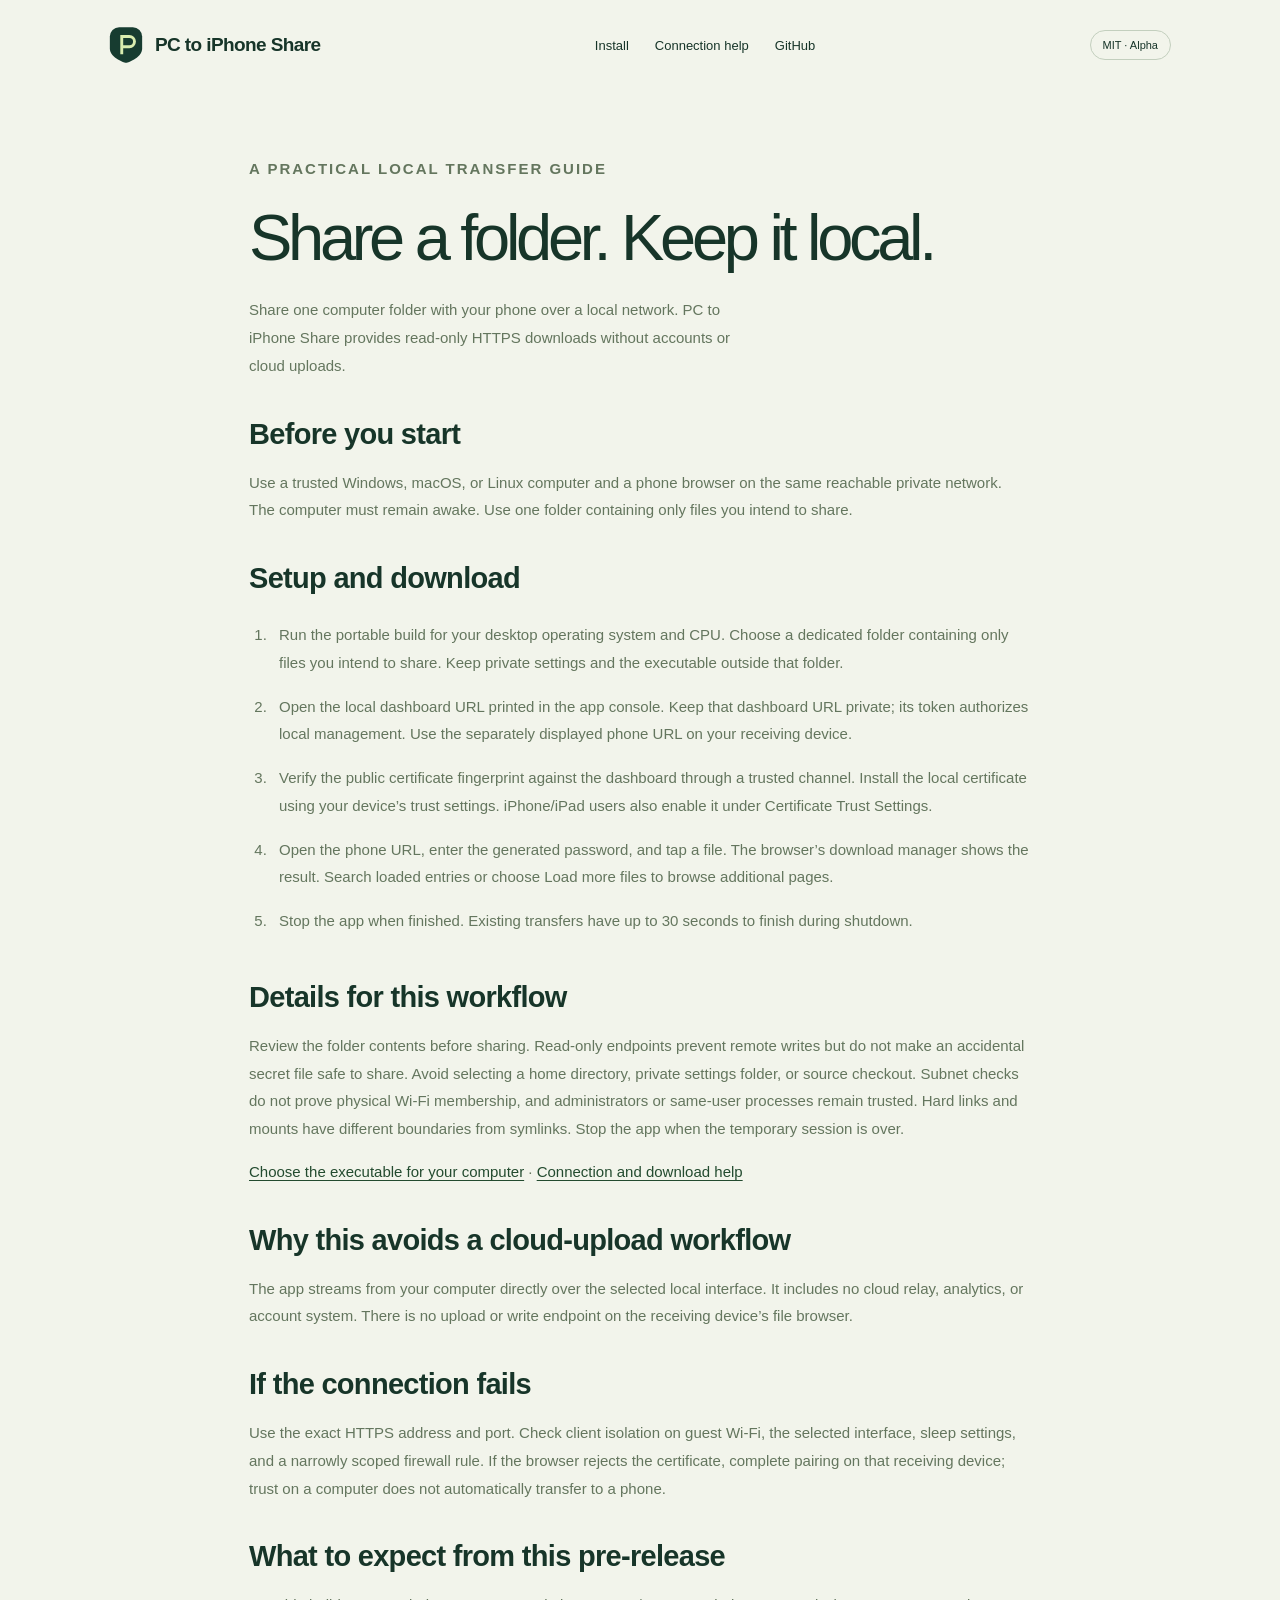
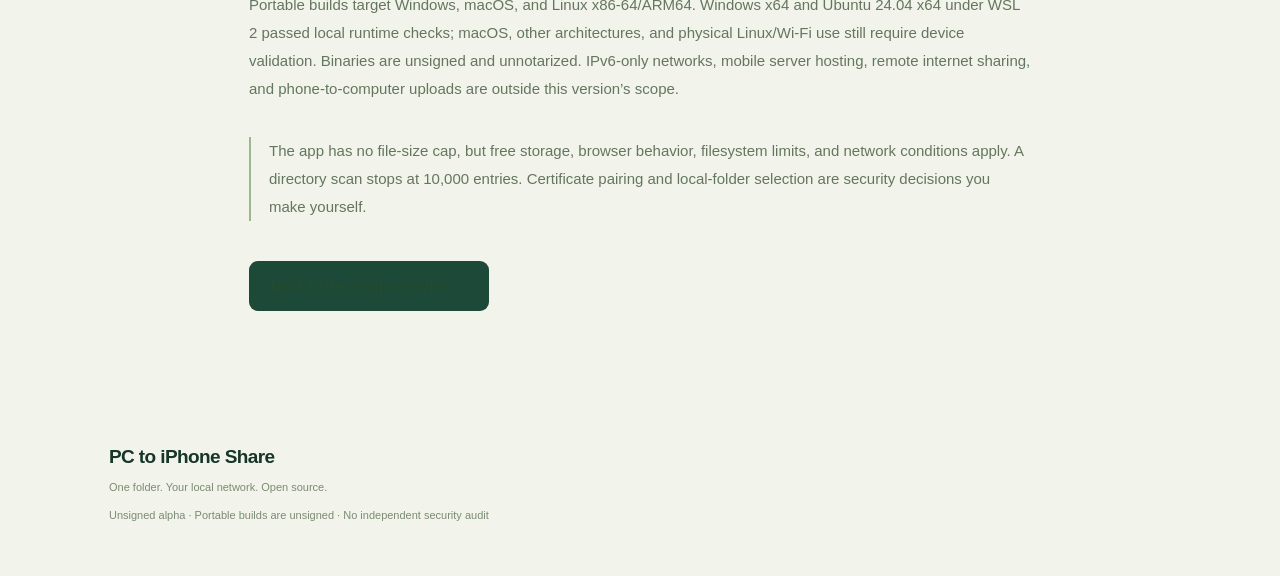
<file: site/guides/private-local-sharing.html>
<!doctype html><html lang="en"><head><meta charset="utf-8"><meta name="viewport" content="width=device-width, initial-scale=1"><title>Password-protected local file sharing without cloud uploads | PC to iPhone Share</title><meta name="description" content="Share one computer folder with your phone over a local network. PC to iPhone Share provides read-only HTTPS downloads without accounts or cloud uploads."><meta name="theme-color" content="#edf2e7"><meta property="og:type" content="website"><meta property="og:title" content="Password-protected local file sharing without cloud uploads | PC to iPhone Share"><meta property="og:description" content="Share one computer folder with your phone over a local network. PC to iPhone Share provides read-only HTTPS downloads without accounts or cloud uploads."><meta name="twitter:card" content="summary"><link rel="icon" href="../mark.svg" type="image/svg+xml"><link rel="stylesheet" href="../style.css"></head><body><header class="wrap nav"><a class="brand" href="../index.html"><img src="../mark.svg" width="34" height="38" alt=""><span>PC to iPhone Share</span></a><nav><a href="../install.html">Install</a><a href="../troubleshooting.html">Connection help</a><a href="https://github.com/dibyapp/pc-to-iphone-share">GitHub</a></nav><span class="pill">MIT · Alpha</span></header><main class="wrap article"><p class="eyebrow">A PRACTICAL LOCAL TRANSFER GUIDE</p><h1>Share a folder. Keep it local.</h1><p class="lede">Share one computer folder with your phone over a local network. PC to iPhone Share provides read-only HTTPS downloads without accounts or cloud uploads.</p><h2>Before you start</h2><p>Use a trusted Windows, macOS, or Linux computer and a phone browser on the same reachable private network. The computer must remain awake. Use one folder containing only files you intend to share.</p><h2>Setup and download</h2><ol class="article-steps"><li>Run the portable build for your desktop operating system and CPU. Choose a dedicated folder containing only files you intend to share. Keep private settings and the executable outside that folder.</li><li>Open the local dashboard URL printed in the app console. Keep that dashboard URL private; its token authorizes local management. Use the separately displayed phone URL on your receiving device.</li><li>Verify the public certificate fingerprint against the dashboard through a trusted channel. Install the local certificate using your device’s trust settings. iPhone/iPad users also enable it under Certificate Trust Settings.</li><li>Open the phone URL, enter the generated password, and tap a file. The browser’s download manager shows the result. Search loaded entries or choose Load more files to browse additional pages.</li><li>Stop the app when finished. Existing transfers have up to 30 seconds to finish during shutdown.</li></ol><h2>Details for this workflow</h2><p>Review the folder contents before sharing. Read-only endpoints prevent remote writes but do not make an accidental secret file safe to share. Avoid selecting a home directory, private settings folder, or source checkout. Subnet checks do not prove physical Wi-Fi membership, and administrators or same-user processes remain trusted. Hard links and mounts have different boundaries from symlinks. Stop the app when the temporary session is over.</p><p><a href="../install.html">Choose the executable for your computer</a> · <a href="../troubleshooting.html">Connection and download help</a></p><h2>Why this avoids a cloud-upload workflow</h2><p>The app streams from your computer directly over the selected local interface. It includes no cloud relay, analytics, or account system. There is no upload or write endpoint on the receiving device’s file browser.</p><h2>If the connection fails</h2><p>Use the exact HTTPS address and port. Check client isolation on guest Wi-Fi, the selected interface, sleep settings, and a narrowly scoped firewall rule. If the browser rejects the certificate, complete pairing on that receiving device; trust on a computer does not automatically transfer to a phone.</p><h2>What to expect from this pre-release</h2><p>Portable builds target Windows, macOS, and Linux x86-64/ARM64. Windows x64 and Ubuntu 24.04 x64 under WSL 2 passed local runtime checks; macOS, other architectures, and physical Linux/Wi-Fi use still require device validation. Binaries are unsigned and unnotarized. IPv6-only networks, mobile server hosting, remote internet sharing, and phone-to-computer uploads are outside this version’s scope.</p><p class="note">The app has no file-size cap, but free storage, browser behavior, filesystem limits, and network conditions apply. A directory scan stops at 10,000 entries. Certificate pairing and local-folder selection are security decisions you make yourself.</p><a class="button" href="../index.html#how">Back to the setup overview ↗</a></main><footer class="wrap"><a class="brand" href="../index.html">PC to iPhone Share</a><p>One folder. Your local network. Open source.</p><p>Unsigned alpha · Portable builds are unsigned · No independent security audit</p></footer></body></html>
</file>
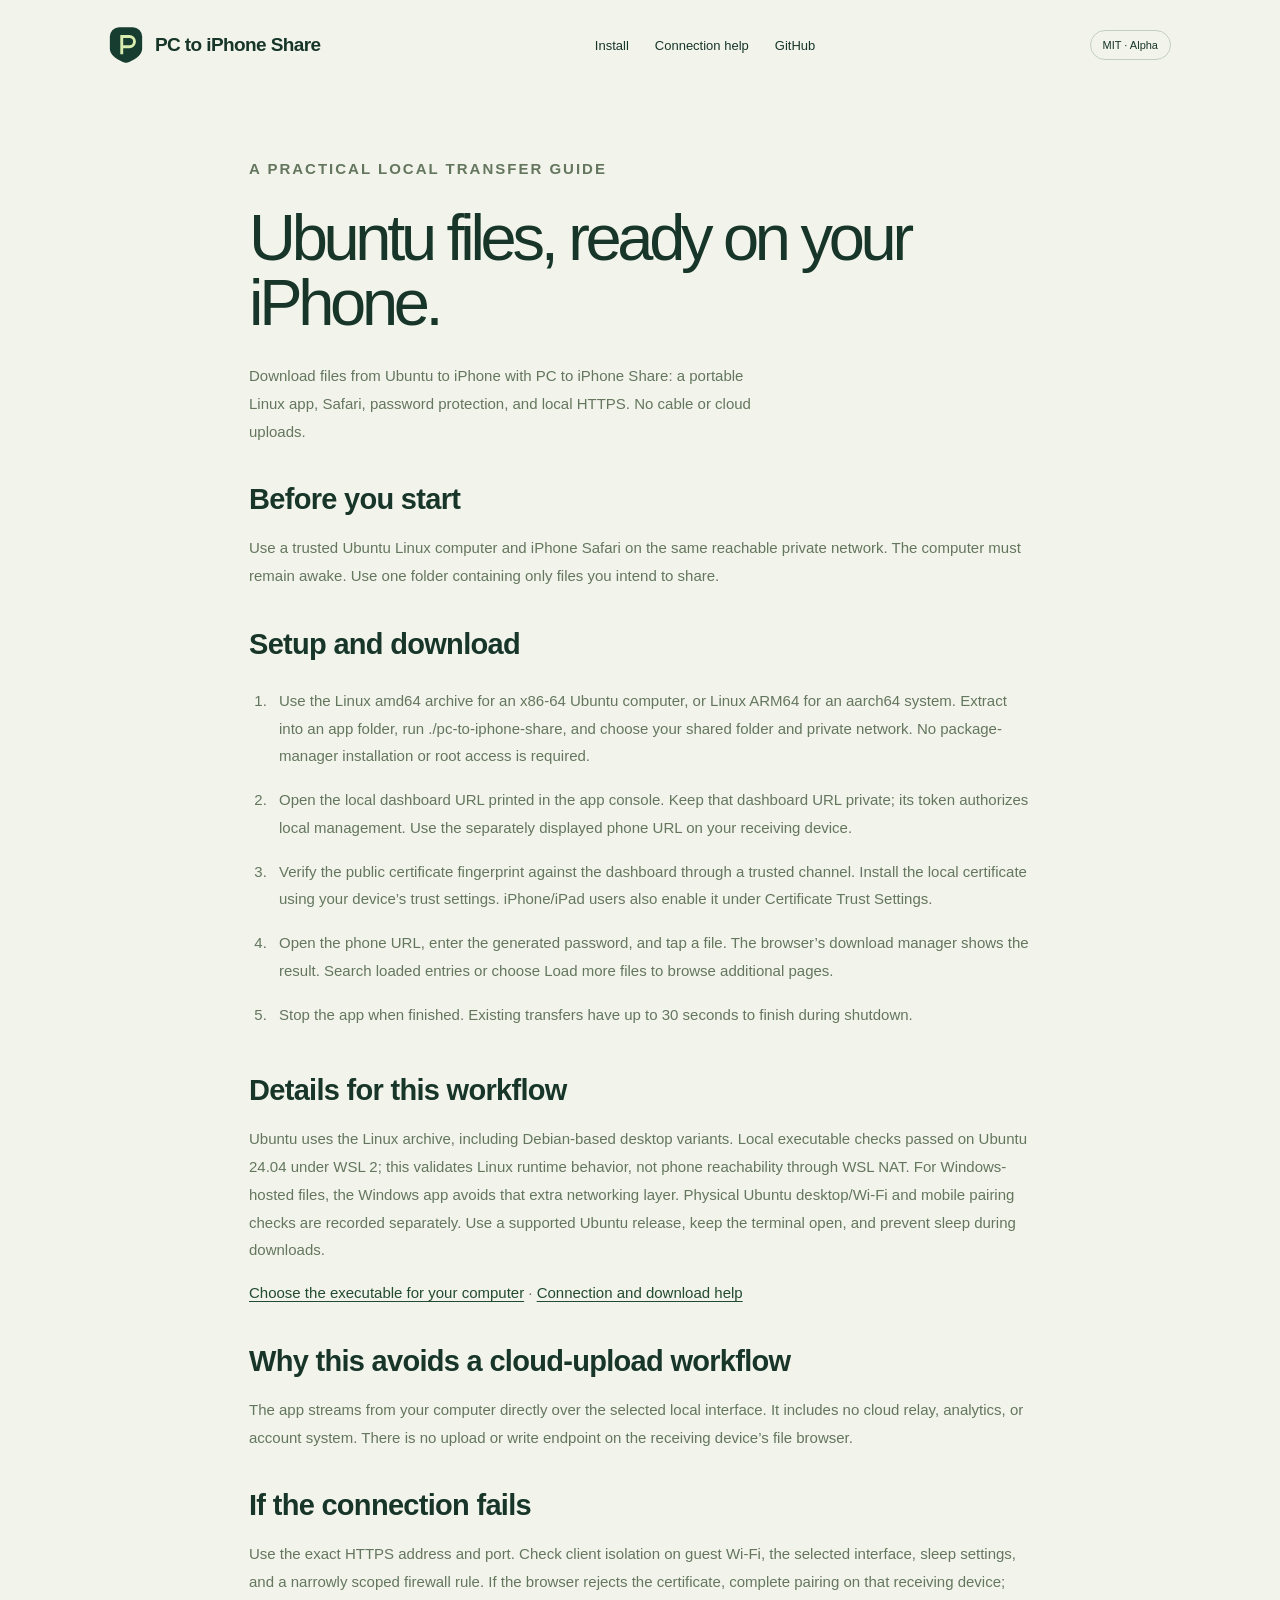
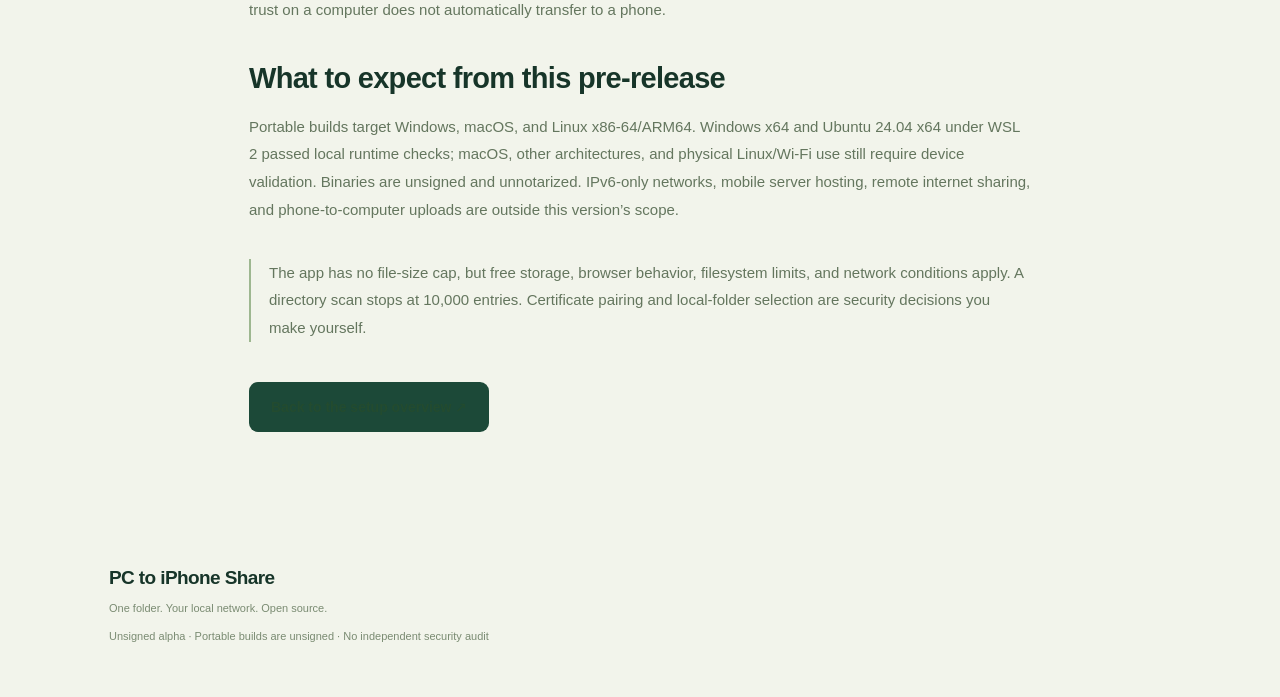
<file: site/guides/ubuntu-to-iphone.html>
<!doctype html><html lang="en"><head><meta charset="utf-8"><meta name="viewport" content="width=device-width, initial-scale=1"><title>Transfer files from Ubuntu to iPhone over Wi-Fi | PC to iPhone Share</title><meta name="description" content="Download files from Ubuntu to iPhone with PC to iPhone Share: a portable Linux app, Safari, password protection, and local HTTPS. No cable or cloud uploads."><meta name="theme-color" content="#edf2e7"><meta property="og:type" content="website"><meta property="og:title" content="Transfer files from Ubuntu to iPhone over Wi-Fi | PC to iPhone Share"><meta property="og:description" content="Download files from Ubuntu to iPhone with PC to iPhone Share: a portable Linux app, Safari, password protection, and local HTTPS. No cable or cloud uploads."><meta name="twitter:card" content="summary"><link rel="icon" href="../mark.svg" type="image/svg+xml"><link rel="stylesheet" href="../style.css"></head><body><header class="wrap nav"><a class="brand" href="../index.html"><img src="../mark.svg" width="34" height="38" alt=""><span>PC to iPhone Share</span></a><nav><a href="../install.html">Install</a><a href="../troubleshooting.html">Connection help</a><a href="https://github.com/dibyapp/pc-to-iphone-share">GitHub</a></nav><span class="pill">MIT · Alpha</span></header><main class="wrap article"><p class="eyebrow">A PRACTICAL LOCAL TRANSFER GUIDE</p><h1>Ubuntu files, ready on your iPhone.</h1><p class="lede">Download files from Ubuntu to iPhone with PC to iPhone Share: a portable Linux app, Safari, password protection, and local HTTPS. No cable or cloud uploads.</p><h2>Before you start</h2><p>Use a trusted Ubuntu Linux computer and iPhone Safari on the same reachable private network. The computer must remain awake. Use one folder containing only files you intend to share.</p><h2>Setup and download</h2><ol class="article-steps"><li>Use the Linux amd64 archive for an x86-64 Ubuntu computer, or Linux ARM64 for an aarch64 system. Extract into an app folder, run ./pc-to-iphone-share, and choose your shared folder and private network. No package-manager installation or root access is required.</li><li>Open the local dashboard URL printed in the app console. Keep that dashboard URL private; its token authorizes local management. Use the separately displayed phone URL on your receiving device.</li><li>Verify the public certificate fingerprint against the dashboard through a trusted channel. Install the local certificate using your device’s trust settings. iPhone/iPad users also enable it under Certificate Trust Settings.</li><li>Open the phone URL, enter the generated password, and tap a file. The browser’s download manager shows the result. Search loaded entries or choose Load more files to browse additional pages.</li><li>Stop the app when finished. Existing transfers have up to 30 seconds to finish during shutdown.</li></ol><h2>Details for this workflow</h2><p>Ubuntu uses the Linux archive, including Debian-based desktop variants. Local executable checks passed on Ubuntu 24.04 under WSL 2; this validates Linux runtime behavior, not phone reachability through WSL NAT. For Windows-hosted files, the Windows app avoids that extra networking layer. Physical Ubuntu desktop/Wi-Fi and mobile pairing checks are recorded separately. Use a supported Ubuntu release, keep the terminal open, and prevent sleep during downloads.</p><p><a href="../install.html">Choose the executable for your computer</a> · <a href="../troubleshooting.html">Connection and download help</a></p><h2>Why this avoids a cloud-upload workflow</h2><p>The app streams from your computer directly over the selected local interface. It includes no cloud relay, analytics, or account system. There is no upload or write endpoint on the receiving device’s file browser.</p><h2>If the connection fails</h2><p>Use the exact HTTPS address and port. Check client isolation on guest Wi-Fi, the selected interface, sleep settings, and a narrowly scoped firewall rule. If the browser rejects the certificate, complete pairing on that receiving device; trust on a computer does not automatically transfer to a phone.</p><h2>What to expect from this pre-release</h2><p>Portable builds target Windows, macOS, and Linux x86-64/ARM64. Windows x64 and Ubuntu 24.04 x64 under WSL 2 passed local runtime checks; macOS, other architectures, and physical Linux/Wi-Fi use still require device validation. Binaries are unsigned and unnotarized. IPv6-only networks, mobile server hosting, remote internet sharing, and phone-to-computer uploads are outside this version’s scope.</p><p class="note">The app has no file-size cap, but free storage, browser behavior, filesystem limits, and network conditions apply. A directory scan stops at 10,000 entries. Certificate pairing and local-folder selection are security decisions you make yourself.</p><a class="button" href="../index.html#how">Back to the setup overview ↗</a></main><footer class="wrap"><a class="brand" href="../index.html">PC to iPhone Share</a><p>One folder. Your local network. Open source.</p><p>Unsigned alpha · Portable builds are unsigned · No independent security audit</p></footer></body></html>
</file>
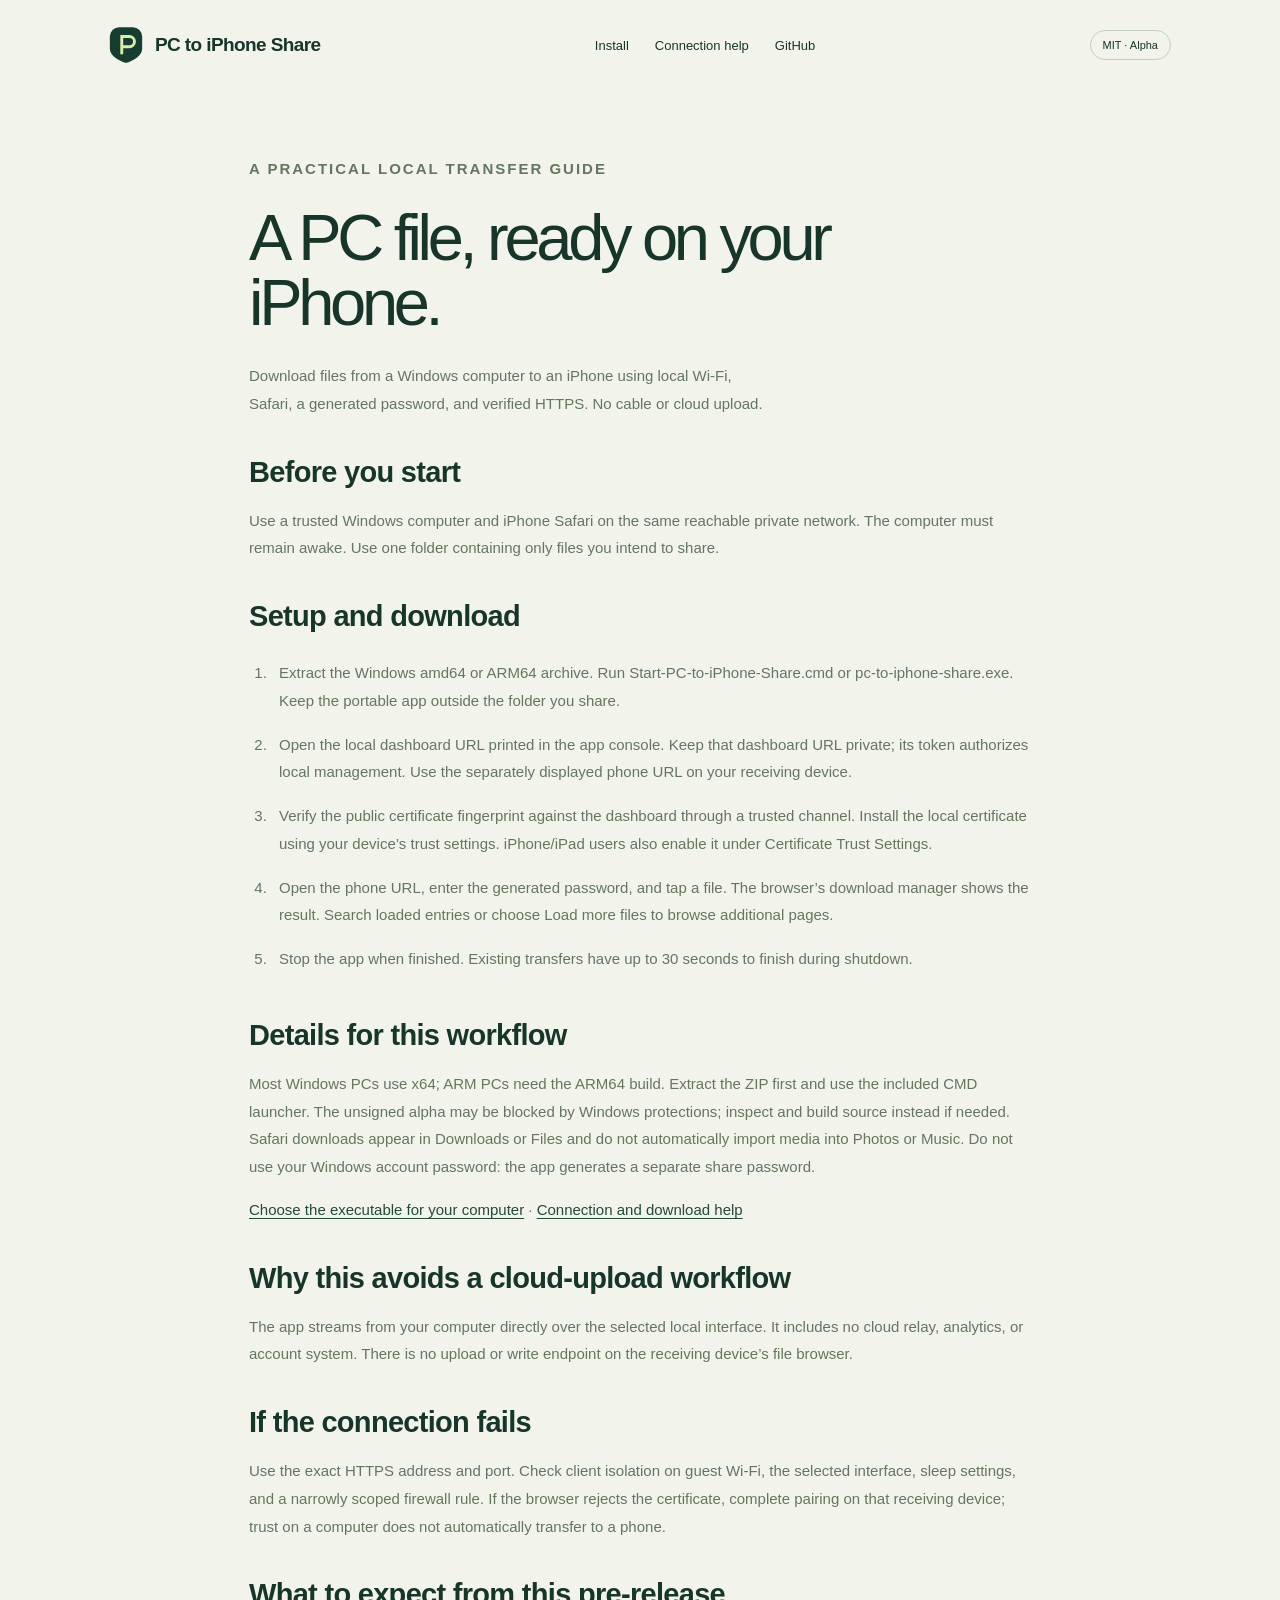
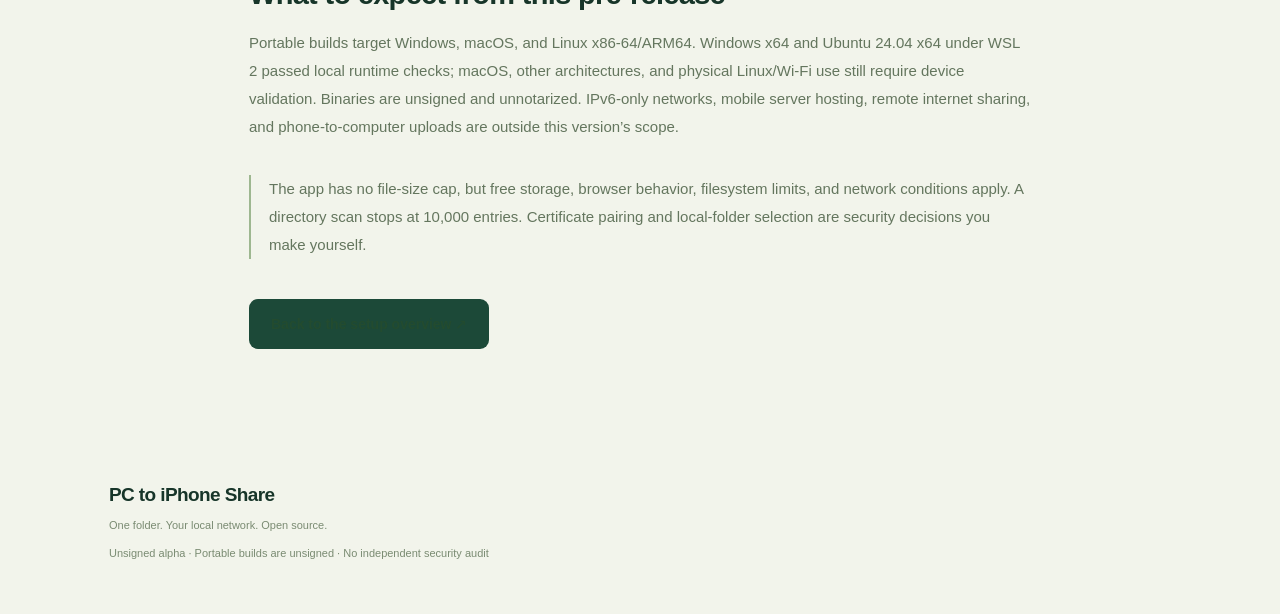
<file: site/guides/windows-to-iphone.html>
<!doctype html><html lang="en"><head><meta charset="utf-8"><meta name="viewport" content="width=device-width, initial-scale=1"><title>Transfer files from Windows PC to iPhone over Wi-Fi | PC to iPhone Share</title><meta name="description" content="Download files from a Windows computer to an iPhone using local Wi-Fi, Safari, a generated password, and verified HTTPS. No cable or cloud upload."><meta name="theme-color" content="#edf2e7"><meta property="og:type" content="website"><meta property="og:title" content="Transfer files from Windows PC to iPhone over Wi-Fi | PC to iPhone Share"><meta property="og:description" content="Download files from a Windows computer to an iPhone using local Wi-Fi, Safari, a generated password, and verified HTTPS. No cable or cloud upload."><meta name="twitter:card" content="summary"><link rel="icon" href="../mark.svg" type="image/svg+xml"><link rel="stylesheet" href="../style.css"></head><body><header class="wrap nav"><a class="brand" href="../index.html"><img src="../mark.svg" width="34" height="38" alt=""><span>PC to iPhone Share</span></a><nav><a href="../install.html">Install</a><a href="../troubleshooting.html">Connection help</a><a href="https://github.com/dibyapp/pc-to-iphone-share">GitHub</a></nav><span class="pill">MIT · Alpha</span></header><main class="wrap article"><p class="eyebrow">A PRACTICAL LOCAL TRANSFER GUIDE</p><h1>A PC file, ready on your iPhone.</h1><p class="lede">Download files from a Windows computer to an iPhone using local Wi-Fi, Safari, a generated password, and verified HTTPS. No cable or cloud upload.</p><h2>Before you start</h2><p>Use a trusted Windows computer and iPhone Safari on the same reachable private network. The computer must remain awake. Use one folder containing only files you intend to share.</p><h2>Setup and download</h2><ol class="article-steps"><li>Extract the Windows amd64 or ARM64 archive. Run Start-PC-to-iPhone-Share.cmd or pc-to-iphone-share.exe. Keep the portable app outside the folder you share.</li><li>Open the local dashboard URL printed in the app console. Keep that dashboard URL private; its token authorizes local management. Use the separately displayed phone URL on your receiving device.</li><li>Verify the public certificate fingerprint against the dashboard through a trusted channel. Install the local certificate using your device’s trust settings. iPhone/iPad users also enable it under Certificate Trust Settings.</li><li>Open the phone URL, enter the generated password, and tap a file. The browser’s download manager shows the result. Search loaded entries or choose Load more files to browse additional pages.</li><li>Stop the app when finished. Existing transfers have up to 30 seconds to finish during shutdown.</li></ol><h2>Details for this workflow</h2><p>Most Windows PCs use x64; ARM PCs need the ARM64 build. Extract the ZIP first and use the included CMD launcher. The unsigned alpha may be blocked by Windows protections; inspect and build source instead if needed. Safari downloads appear in Downloads or Files and do not automatically import media into Photos or Music. Do not use your Windows account password: the app generates a separate share password.</p><p><a href="../install.html">Choose the executable for your computer</a> · <a href="../troubleshooting.html">Connection and download help</a></p><h2>Why this avoids a cloud-upload workflow</h2><p>The app streams from your computer directly over the selected local interface. It includes no cloud relay, analytics, or account system. There is no upload or write endpoint on the receiving device’s file browser.</p><h2>If the connection fails</h2><p>Use the exact HTTPS address and port. Check client isolation on guest Wi-Fi, the selected interface, sleep settings, and a narrowly scoped firewall rule. If the browser rejects the certificate, complete pairing on that receiving device; trust on a computer does not automatically transfer to a phone.</p><h2>What to expect from this pre-release</h2><p>Portable builds target Windows, macOS, and Linux x86-64/ARM64. Windows x64 and Ubuntu 24.04 x64 under WSL 2 passed local runtime checks; macOS, other architectures, and physical Linux/Wi-Fi use still require device validation. Binaries are unsigned and unnotarized. IPv6-only networks, mobile server hosting, remote internet sharing, and phone-to-computer uploads are outside this version’s scope.</p><p class="note">The app has no file-size cap, but free storage, browser behavior, filesystem limits, and network conditions apply. A directory scan stops at 10,000 entries. Certificate pairing and local-folder selection are security decisions you make yourself.</p><a class="button" href="../index.html#how">Back to the setup overview ↗</a></main><footer class="wrap"><a class="brand" href="../index.html">PC to iPhone Share</a><p>One folder. Your local network. Open source.</p><p>Unsigned alpha · Portable builds are unsigned · No independent security audit</p></footer></body></html>
</file>
<file: site/style.css>
*{box-sizing:border-box}html{scroll-behavior:smooth}body{margin:0;color:#173529;background:#f2f4eb;font-family:ui-sans-serif,-apple-system,BlinkMacSystemFont,"Segoe UI",sans-serif}.wrap{max-width:1130px;margin:auto;padding-left:34px;padding-right:34px}a{color:inherit}a:focus-visible,summary:focus-visible{outline:3px solid #54856b;outline-offset:5px}.nav{display:flex;align-items:center;justify-content:space-between;gap:20px;padding-top:26px;padding-bottom:26px}.brand{display:flex;align-items:center;gap:12px;color:#173529;text-decoration:none;font-size:19px;font-weight:650;letter-spacing:-.6px}.nav nav{display:flex;gap:26px;font-size:13px}.nav nav a{text-decoration:none}.pill{border:1px solid #c3cfbe;border-radius:30px;padding:8px 12px;font-size:11px;white-space:nowrap}.hero{display:grid;grid-template-columns:1.05fr 1fr;gap:75px;align-items:center;padding-top:85px;padding-bottom:105px}.eyebrow{font-size:10px;font-weight:650;letter-spacing:2px;color:#65806a;margin:0 0 22px}h1{font-size:80px;line-height:1.01;letter-spacing:-4.3px;font-weight:500;margin:0 0 26px}.lede{font-size:18px;line-height:1.7;color:#607064;max-width:520px;margin:0 0 32px}.button{display:inline-flex;gap:45px;align-items:center;border-radius:9px;background:#1c4938;color:#eef7dc;text-decoration:none;padding:17px 22px;font-size:14px;font-weight:550}.micro{font-size:11px;line-height:1.9;color:#768471;margin-top:20px}.product-card{padding:30px;background:#142a21;color:#e4f0dd;border:1px solid #2c4739;border-radius:18px;box-shadow:0 24px 50px #142a211a;transform:rotate(-2deg)}.card-top{display:flex;justify-content:space-between;align-items:center;font-size:13px;margin-bottom:44px}.card-pill{font-size:9px;color:#c1d9b3;border:1px solid #425a46;border-radius:20px;padding:6px 8px}.product-card .eyebrow{font-size:8px;margin-bottom:12px;color:#b5d5a5}.product-card h2{font-size:31px;line-height:1.2;margin:0 0 12px;letter-spacing:-1px;font-weight:500}.product-card>p:not(.eyebrow){font-size:12px;color:#99b29d;margin-bottom:24px}.mock-search{border:1px solid #3b5140;color:#8faa91;border-radius:8px;padding:12px;font-size:10px;margin-bottom:20px}.mock-row{display:flex;gap:12px;align-items:center;border-top:1px solid #304739;padding:15px 0;font-size:11px}.mock-row>span:nth-child(2){flex:1;min-width:0}.mock-row strong{font-weight:500;display:block;overflow-wrap:anywhere}.mock-row small{font-size:9px;color:#8fa78e}.mock-row span small{display:block;margin-top:6px}.file-symbol{background:#293f2f;padding:10px 12px;border-radius:8px;color:#bedcab;font-size:18px}.card-bottom{display:flex;justify-content:space-between;font-size:8px;color:#92af92;border-top:1px solid #304739;padding-top:18px}.value-grid{display:grid;grid-template-columns:repeat(3,1fr);gap:55px;padding-top:30px;padding-bottom:85px}.number{color:#73936f;font-size:11px}.value-grid h2{font-size:25px;letter-spacing:-.8px;font-weight:500;margin:14px 0}.value-grid p{font-size:14px;color:#6c7b6c;line-height:1.8;margin:0}.band{background:#e6eddf;padding:70px 0}section h2{font-weight:500;font-size:43px;letter-spacing:-1.6px;line-height:1.16;margin:0 0 36px}.steps{padding:0;list-style:none;display:grid;grid-template-columns:repeat(4,1fr);gap:34px;counter-reset:step}.steps li{counter-increment:step}.steps li:before{content:counter(step,decimal-leading-zero);display:block;color:#789370;font-size:12px;margin-bottom:22px}.steps strong{font-weight:550;font-size:15px}.steps p{font-size:13px;color:#6b7d67;line-height:1.85;margin-top:14px}.note{color:#6e7c6b;border-left:2px solid #9eb790;padding-left:18px;font-size:12px;line-height:1.8;max-width:800px;margin-top:35px}.guides{padding-top:85px;padding-bottom:80px}.guide-grid{display:grid;grid-template-columns:repeat(2,1fr);gap:16px}.guide{padding:25px;border:1px solid #c8d4c1;border-radius:10px;text-decoration:none;background:#f8f9f3}.guide:hover{background:#e8f0dd}.guide h3{font-size:18px;letter-spacing:-.4px;line-height:1.5;font-weight:500;margin:0 0 25px;max-width:380px}.guide span{font-size:12px;color:#68805f}.faq{max-width:870px;padding-bottom:80px}.faq h2{font-size:39px}.faq details{border-top:1px solid #c9d4c2;padding:20px 0}.faq summary{cursor:pointer;font-size:15px;font-weight:550;line-height:1.6}.faq details p{color:#687965;font-size:14px;line-height:1.85;margin-bottom:0}.final-card{background:#183a2c;color:#e2edcf;border-radius:14px;padding-top:45px;padding-bottom:45px;display:grid;grid-template-columns:1fr 1.1fr;gap:20px 60px;align-items:center}.final-card h2{margin:0;font-size:50px}.final-card p{font-size:15px;line-height:1.8;color:#b5c8a9;margin:0}.final-card .button{grid-column:2;background:#d1e6b4;color:#213c24;justify-self:start}footer{padding-top:65px;padding-bottom:40px}footer p{font-size:11px;color:#7a8b72;line-height:1.6}.article{max-width:850px;padding-top:65px;padding-bottom:70px}.article h1{font-size:65px}.article h2{font-size:29px;margin:38px 0 18px;letter-spacing:-.7px}.article p,.article-steps{font-size:15px;line-height:1.85;color:#64765e}.article-steps{padding-left:22px}.article-steps li{padding:8px 0 8px 8px}.article .button{margin-top:25px}@media(max-width:850px){.hero{gap:35px}h1{font-size:64px}.steps{grid-template-columns:repeat(2,1fr)}.value-grid{gap:25px}.nav nav{display:none}.final-card{margin:0 22px}.product-card{padding:23px}}@media(max-width:600px){.wrap{padding-left:23px;padding-right:23px}.nav{padding-top:22px}.brand{font-size:16px}.pill{font-size:9px}.hero{grid-template-columns:1fr;padding-top:46px;padding-bottom:64px;gap:40px}h1{font-size:64px;letter-spacing:-3.4px}.lede{font-size:16px}.hero-copy{max-width:410px}.product-card{transform:none}.value-grid{grid-template-columns:1fr;gap:33px;padding-bottom:55px}.value-grid h2{font-size:25px;margin-bottom:10px}.band{padding:50px 0}section h2{font-size:34px}.steps{gap:24px}.steps strong{font-size:14px}.steps p{font-size:12px}.guides{padding-top:55px;padding-bottom:50px}.guide-grid{grid-template-columns:1fr}.faq{padding-bottom:50px}.faq h2{font-size:32px}.final-card{grid-template-columns:1fr;gap:25px;padding-top:30px;padding-bottom:30px}.final-card h2{font-size:43px}.final-card .button{grid-column:1}.article{padding-top:40px}.article h1{font-size:51px}.article .lede{font-size:17px}}

.actual-screenshot{margin:0 auto;max-width:330px}.actual-screenshot img{display:block;max-width:100%;height:auto;border-radius:20px;border:1px solid #425648;box-shadow:0 22px 60px #12271925}.actual-screenshot figcaption{font-size:12px;text-align:center;color:#526251;margin-top:12px}.table-scroll{overflow-x:auto}table{border-collapse:collapse;width:100%;margin:22px 0}th,td{text-align:left;border-bottom:1px solid #cad6c5;padding:16px 12px}table a,.article a{color:#234b2f;text-underline-offset:3px}.nav nav{flex-wrap:wrap}@media(max-width:720px){.actual-screenshot{margin-top:26px;max-width:290px}.nav{flex-wrap:wrap}.nav nav{gap:14px}}
</file>
